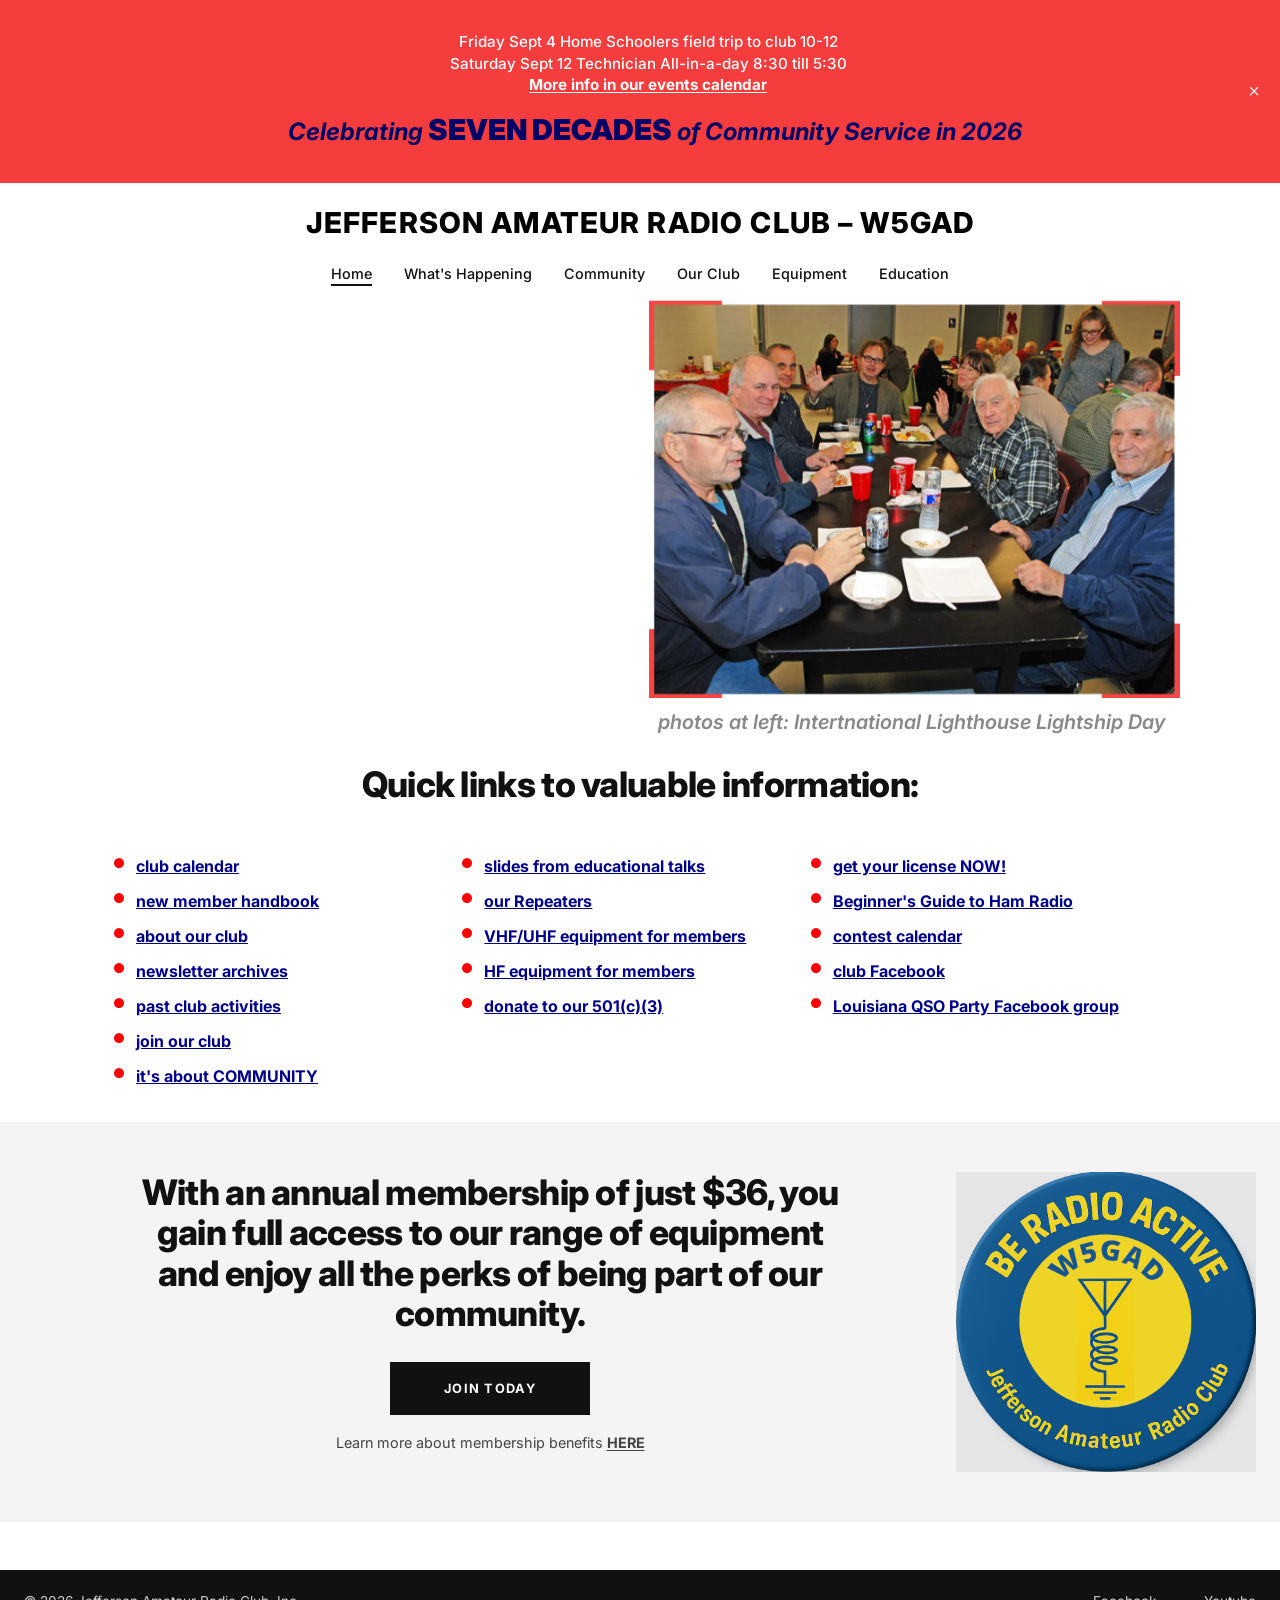
<file: index.html>
<!DOCTYPE html>
<html lang="en">
<head>
  <meta charset="UTF-8" />
  <meta name="viewport" content="width=device-width, initial-scale=1.0" />
  <title>Jefferson Amateur Radio Club – W5GAD</title>
  <link rel="preconnect" href="https://fonts.googleapis.com" />
  <link rel="preconnect" href="https://fonts.gstatic.com" crossorigin />
  <link href="https://fonts.googleapis.com/css2?family=Inter:wght@400;500;600;700;800&display=swap" rel="stylesheet" />
  <link rel="stylesheet" href="css/style.css" />
</head>

<!-- Google tag (gtag.js) -->
<script async src="https://www.googletagmanager.com/gtag/js?id=G-QFPV3Q5XE5"></script>
<script>
  window.dataLayer = window.dataLayer || [];
  function gtag(){dataLayer.push(arguments);}
  gtag('js', new Date());

  gtag('config', 'G-QFPV3Q5XE5');
</script>

<body>

  <!-- =====================================================
       Announcement Bar
       ===================================================== -->
  <!-- Announcement Bar -->
   <div data-include="announcement.html"></div>

  <!-- =====================================================
       Site Header
       ===================================================== -->
  <header id="site-header">
    <div class="header-inner">
      <div class="site-title">Jefferson Amateur Radio Club &ndash; W5GAD</div>
      <nav id="main-nav" aria-label="Main navigation">
        <ul id="nav-links">
          <li><a href="index.html">Home</a></li>
          <li><a href="whatshappening.html">What's Happening</a></li>
          <li><a href="community.html">Community</a></li>
          <li><a href="ourclub.html">Our Club</a></li>
          <li><a href="equipment.html">Equipment</a></li>
          <li><a href="education.html">Education</a></li>
        </ul>
        <button id="nav-toggle" aria-label="Open menu">&#9776;</button>
      </nav>
    </div>
  </header>

  <!-- Mobile Menu Overlay -->
  <nav id="mobile-menu" aria-label="Mobile navigation">
    <button id="mobile-menu-close" aria-label="Close menu">&times;</button>
    <a href="index.html">Home</a>
    <a href="whatshappening.html">What's Happening</a>
    <a href="community.html">Community</a>
    <a href="ourclub.html">Our Club</a>
    <a href="equipment.html">Equipment</a>
    <a href="education.html">Education</a>
  </nav>

  <!-- =====================================================
       Main Content
       ===================================================== -->
  <main> 

    <!-- Hero + Carousel split layout -->
    <div class="full-bleed">
      <div class="carousel-split">

        
        <!-- home.html -->
         <!-- Left: Carousel -->
        <div class="carousel-wrapper"
            data-image-folder="images/carousels/home"
            aria-label="Jefferson ARC photo slideshow">
        </div> 

        <!-- right: image -->
         <div class="hero-image">
          <img src="images/tile-center-main.jpg" alt="Jefferson ARC members" />
          <div data-include="photos_at_left.html"></div>
         </div>
        

      </div><!-- /.carousel-split -->
    </div>

    <div class="full-bleed quick-links-wrapper">
      <h1>Quick links to valuable information:</h1>
      <div class="quick-links">
        <div class="ql-left item">
          <ul>
            <li><a class="classic-link" href="https://w5gad.org/whatshappening.html">club calendar</a></li>
            <li><a class="classic-link" href="https://docs.google.com/document/d/e/2PACX-1vSQCZFhQoAKEtb3L3m40ezznraCISzZ6rtkMWLv84hq0dSjxK5Z512jBkIMsxOtvwDppB_6T6SVywUQ/pub">new member handbook</a></li>
            <li><a class="classic-link" href="ourclub.html">about our club</a></li>
            <li><a class="classic-link" href="https://docs.google.com/document/d/e/2PACX-1vSXKrYQHya9E-z61vNy4VQc5eg_NjKHBvAOnPNfLy6weVbMB7hHZEQzkYwwn__drVH4kQlUz91m2K4H/pub">newsletter archives</a></li>
            <li><a class="classic-link" href="https://docs.google.com/document/d/e/2PACX-1vT0VjCB0f_J3QspD6QC0iwK97UcWaT0wKBWPVxn0r-w3OfZItqpAyIMHvQHcezR-3nA6ssXbszae7aH/pub">past club activities</a></li>
            <li><a class="classic-link" href="https://docs.google.com/document/d/e/2PACX-1vSpJnlMie-XZrrciFLWdxBV7GKExPMI0bhTsbT3_eXTpbYAVG9WqJhppjG4ePLGAeyO9MWhpZlg2vAc/pub">join our club</a></li>
            <li><a class="classic-link" href="community.html">it's about COMMUNITY</a></li>
          </ul>
        </div>
        <div class="ql-center item">
          <ul>
            <li><a class="classic-link" href="https://docs.google.com/document/d/e/2PACX-1vStmCDJ8KT3BSuQLz5i5OSjh7vV4ysR_vH9UoFynXpR4WaT2-bajZAx4lZ2RVOOaZ2llrVK7uNwyMIK/pub">slides from educational talks</a></li>
            <li><a class="classic-link" href="https://docs.google.com/document/d/e/2PACX-1vTBIch-jJouBq4KXNqMliFClWhfaZqkYv8rDcEpnGJEyp7hPaZqLtvSqIUaPusceeDJjN00fRT58fIU/pub">our Repeaters</a></li>
            <li><a class="classic-link" href="https://docs.google.com/document/d/e/2PACX-1vQEhxvr1u2O387h9i4LlJl28_yARiN2wcNYGhjWoOSv2rxiLI8qoElMUtr8vPXXPPSfm7uTxHHi0GAM/pub">VHF/UHF equipment for members</a></li>
            <li><a class="classic-link" href="https://docs.google.com/document/d/e/2PACX-1vSRiBXuaeFB-mBq1FKPU20PgBxN8udQ2aE3mkzJ62aI21Li3NOOkatM-Xo9Nrxkn3xdwDN2rTZ7yFcE/pub">HF equipment for members</a></li>
            <li><a class="classic-link" href="https://docs.google.com/document/d/e/2PACX-1vTlylwVBYJF2GjHGziUPuvoHl7o4VB5XWm2cQcEnuOnwP-rbXKn3vj6qd-BWBZnuv241XVt7AWGRaT9/pub">donate to our 501(c)(3)</a></li>
          </ul>
        </div>
        <div class="ql-right item">
          <ul>
            <li><a class="classic-link" href="https://docs.google.com/document/d/e/2PACX-1vQ8RIECtsuBNFgzPCizCThJBWGQKHAbGHcJxZPM87SXUUnJQ0CXHNRiU7cYUGSEa5hQnbtXbc1Z1HrY/pub"> get your license NOW!</a></li>
            <li><a class="classic-link" href="https://docs.google.com/document/d/e/2PACX-1vTh-81iBIUrBuRfo0e9jJMxn-xduMWwy4KzEFyYEsMsgf7-3cfSPEdDiTKozc3Ib3vOducNfku6e0oX/pub">Beginner's Guide to Ham Radio</a></li>
            <li><a class="classic-link" href="https://www.contestcalendar.com/weeklycont.php">contest calendar</a></li>
            <li><a class="classic-link" href="https://facebook.com/w5gad">club Facebook</a></li>
            <li><a class="classic-link" href="https://www.facebook.com/search/top?q=louisiana%20qso%20party">Louisiana QSO Party Facebook group</a></li>
          </ul>
        </div>
      </div>
    </div>
    

    <div data-include="join.html"></div>

  </main>

  <div data-include="footer.html"></div>

  <script src="js/main.js"></script>
  <script src="js/carousel-github.js"></script>
</body>
</html>
</file>
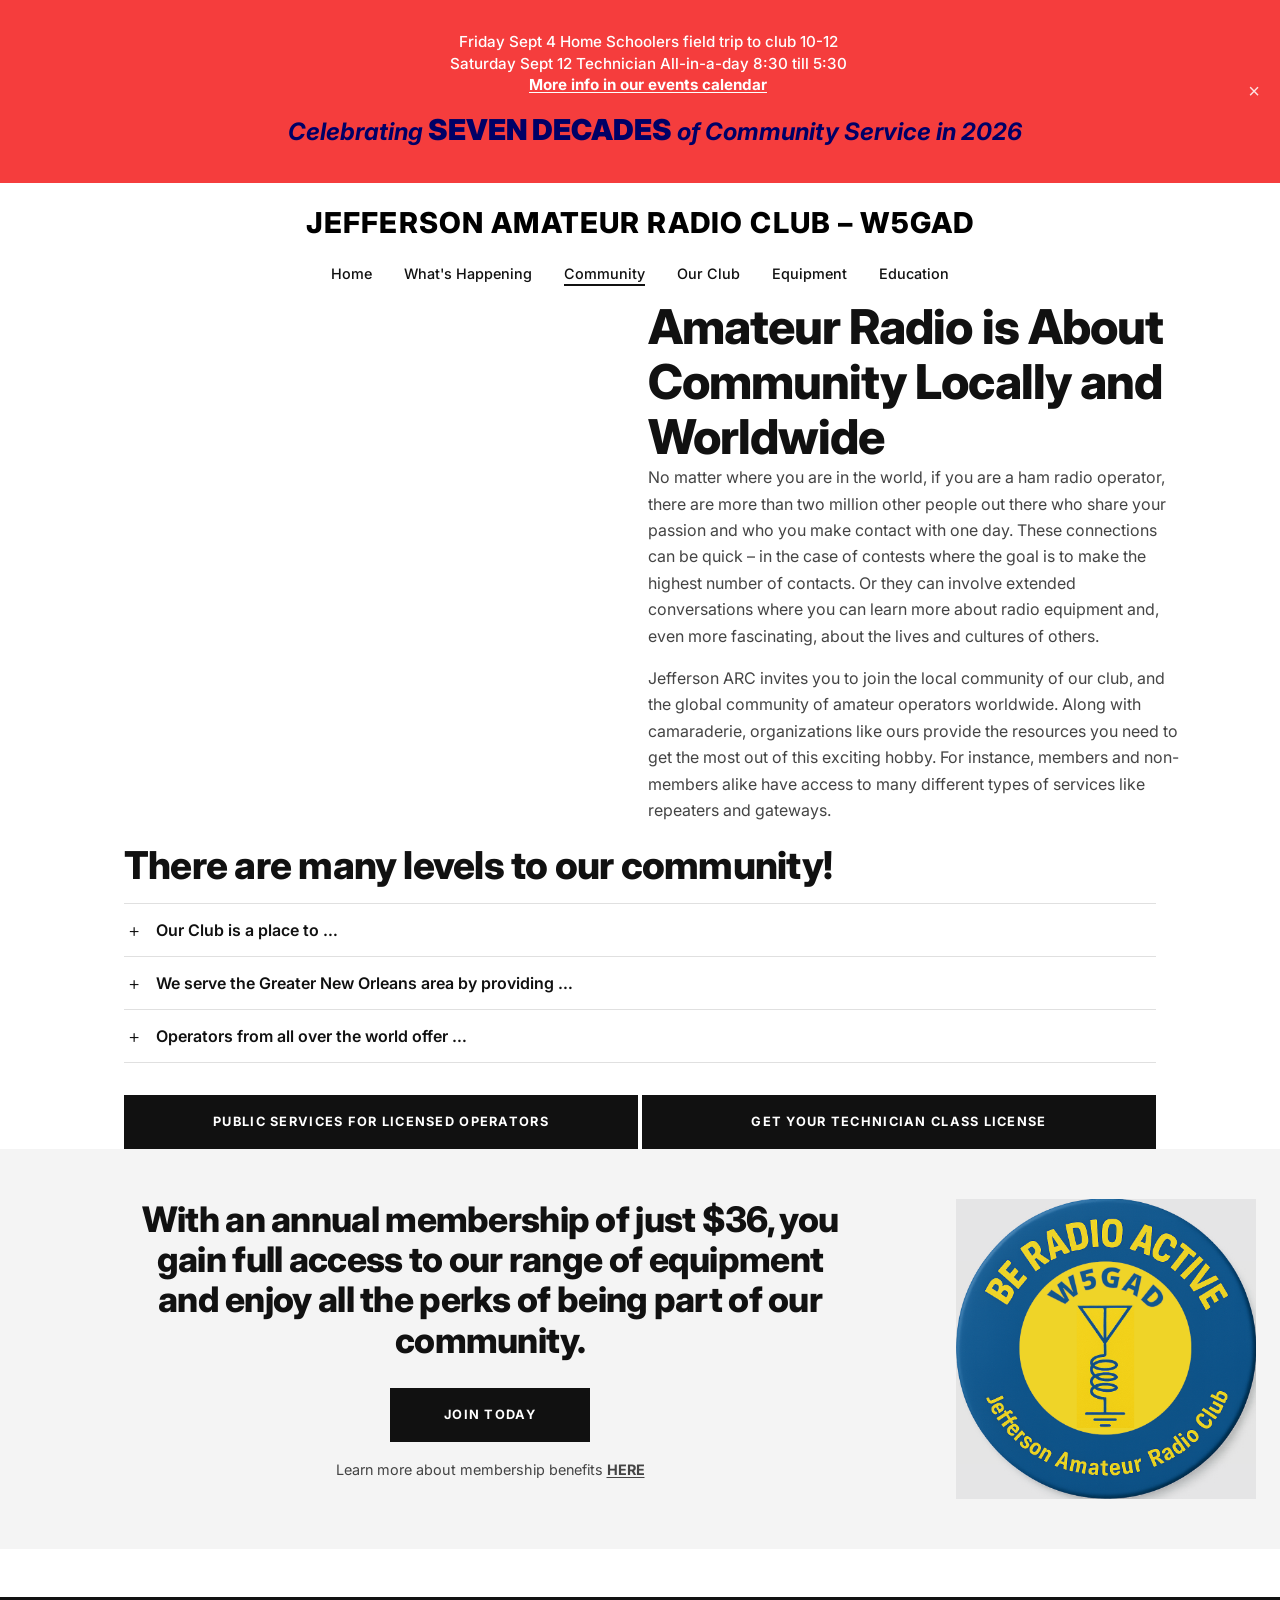
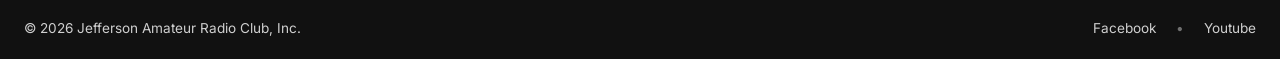
<file: community.html>
<!DOCTYPE html>
<html lang="en">
<head>
  <meta charset="UTF-8" />
  <meta name="viewport" content="width=device-width, initial-scale=1.0" />
  <title>Community – Jefferson ARC W5GAD</title>
  <link rel="preconnect" href="https://fonts.googleapis.com" />
  <link rel="preconnect" href="https://fonts.gstatic.com" crossorigin />
  <link href="https://fonts.googleapis.com/css2?family=Inter:wght@400;500;600;700;800&display=swap" rel="stylesheet" />
  <link rel="stylesheet" href="css/style.css" />
</head>

<!-- Google tag (gtag.js) -->
<script async src="https://www.googletagmanager.com/gtag/js?id=G-QFPV3Q5XE5"></script>
<script>
  window.dataLayer = window.dataLayer || [];
  function gtag(){dataLayer.push(arguments);}
  gtag('js', new Date());

  gtag('config', 'G-QFPV3Q5XE5');
</script>

<body>

  <!-- Announcement Bar -->
  <div data-include="announcement.html"></div>

  <!-- Site Header -->
  <header id="site-header">
    <div class="header-inner">
      <div class="site-title">Jefferson Amateur Radio Club &ndash; W5GAD</div>
      <nav id="main-nav" aria-label="Main navigation">
        <ul id="nav-links">
          <li><a href="index.html">Home</a></li>
          <li><a href="whatshappening.html">What's Happening</a></li>
          <li><a href="community.html">Community</a></li>
          <li><a href="ourclub.html">Our Club</a></li>
          <li><a href="equipment.html">Equipment</a></li>
          <li><a href="education.html">Education</a></li>
        </ul>
        <button id="nav-toggle" aria-label="Open menu">&#9776;</button>
      </nav>
    </div>
  </header>

  <!-- Mobile Menu Overlay -->
  <nav id="mobile-menu" aria-label="Mobile navigation">
    <button id="mobile-menu-close" aria-label="Close menu">&times;</button>
    <a href="index.html">Home</a>
    <a href="whatshappening.html">What's Happening</a>
    <a href="community.html">Community</a>
    <a href="ourclub.html">Our Club</a>
    <a href="equipment.html">Equipment</a>
    <a href="education.html">Education</a>
  </nav>

  <!-- Main Content -->
  <main>

    <!-- Hero + Carousel split layout -->
    <div class="full-bleed">
      <div class="carousel-split">

        <!-- Left: Carousel -->
        <!-- community.html -->
        <div class="carousel-wrapper"
            data-image-folder="images/carousels/community"
            aria-label="Community photo slideshow">
        </div> 

        <!-- Right: Text -->
        <div class="right-side-text">
          <h1>Amateur Radio is About Community Locally and Worldwide</h1>
          <p>
            No matter where you are in the world, if you are a ham radio operator,
            there are more than two million other people out there who share your
            passion and who you make contact with one day. These connections can be
            quick &ndash; in the case of contests where the goal is to make the
            highest number of contacts. Or they can involve extended conversations
            where you can learn more about radio equipment and, even more
            fascinating, about the lives and cultures of others.
          </p>
          <p>
            Jefferson ARC invites you to join the local community of our club, and
            the global community of amateur operators worldwide. Along with
            camaraderie, organizations like ours provide the resources you need to
            get the most out of this exciting hobby. For instance, members and
            non-members alike have access to many different types of services like
            repeaters and gateways.
          </p>
        </div>

      </div><!-- /.carousel-split -->
    </div>

    <div class="page-content">

      <!-- Community levels section -->
      <h2 ">There are many levels to our community!</h2>

      <div class="accordion mt-16">
        <div class="accordion-item">
          <button class="accordion-trigger" aria-expanded="false">
            <span class="accordion-icon">+</span>
            Our Club is a place to &hellip;
          </button>
          <div class="accordion-body">
            <ul>
              <li>Meet other amateur radio operators</li>
              <li>Learn about the latest technology and equipment</li>
              <li>Participate in contests and events</li>
              <li>Get involved in public service and emergency communications</li>
            </ul>
          </div>
        </div>

        <div class="accordion-item">
          <button class="accordion-trigger" aria-expanded="false">
            <span class="accordion-icon">+</span>
            We serve the Greater New Orleans area by providing &hellip;
          </button>
          <div class="accordion-body">
            <ul>
              <li>Repeaters and gateways for VHF/UHF, D-Star, Winlink, Wires-X, Fusion, and others</li>
              <li>Emergency communication support</li>
              <li>Public education about amateur radio</li>
              <li>License testing and training</li>
            </ul> 
          </div>
        </div>

        <div class="accordion-item">
          <button class="accordion-trigger" aria-expanded="false">
            <span class="accordion-icon">+</span>
            Operators from all over the world offer &hellip;
          </button>
          <div class="accordion-body">
            <ul>
              <li>Contests and DXpeditions</li>
              <li>International communication and cultural exchange</li>
              <li>Opportunities to learn from experienced operators</li>
              <li>Access to a global network of amateur radio enthusiasts</li>
            </ul>
          </div>
        </div>
      </div>

      <!-- CTA Buttons -->
      <div class="btn-grid btn-grid-2 mt-32">
        <a href="https://docs.google.com/document/d/1nztNKNR4iUls7JU5-_3fm2MU6ijE_OHarnYxj3ukOF8/edit?usp=drive_link" class="btn btn-black">Public Services for Licensed Operators</a>
        <a href="technician.html" class="btn btn-black">Get Your Technician Class License</a>
      </div>

    </div><!-- /.page-content -->

    <!-- Membership CTA -->
    
    <div data-include="join.html"></div> 

  </main>

  <!-- Footer -->

  <div data-include="footer.html"></div>

  <script src="js/main.js"></script>
  <script src="js/carousel-github.js"></script>
</body>
</html>
</file>
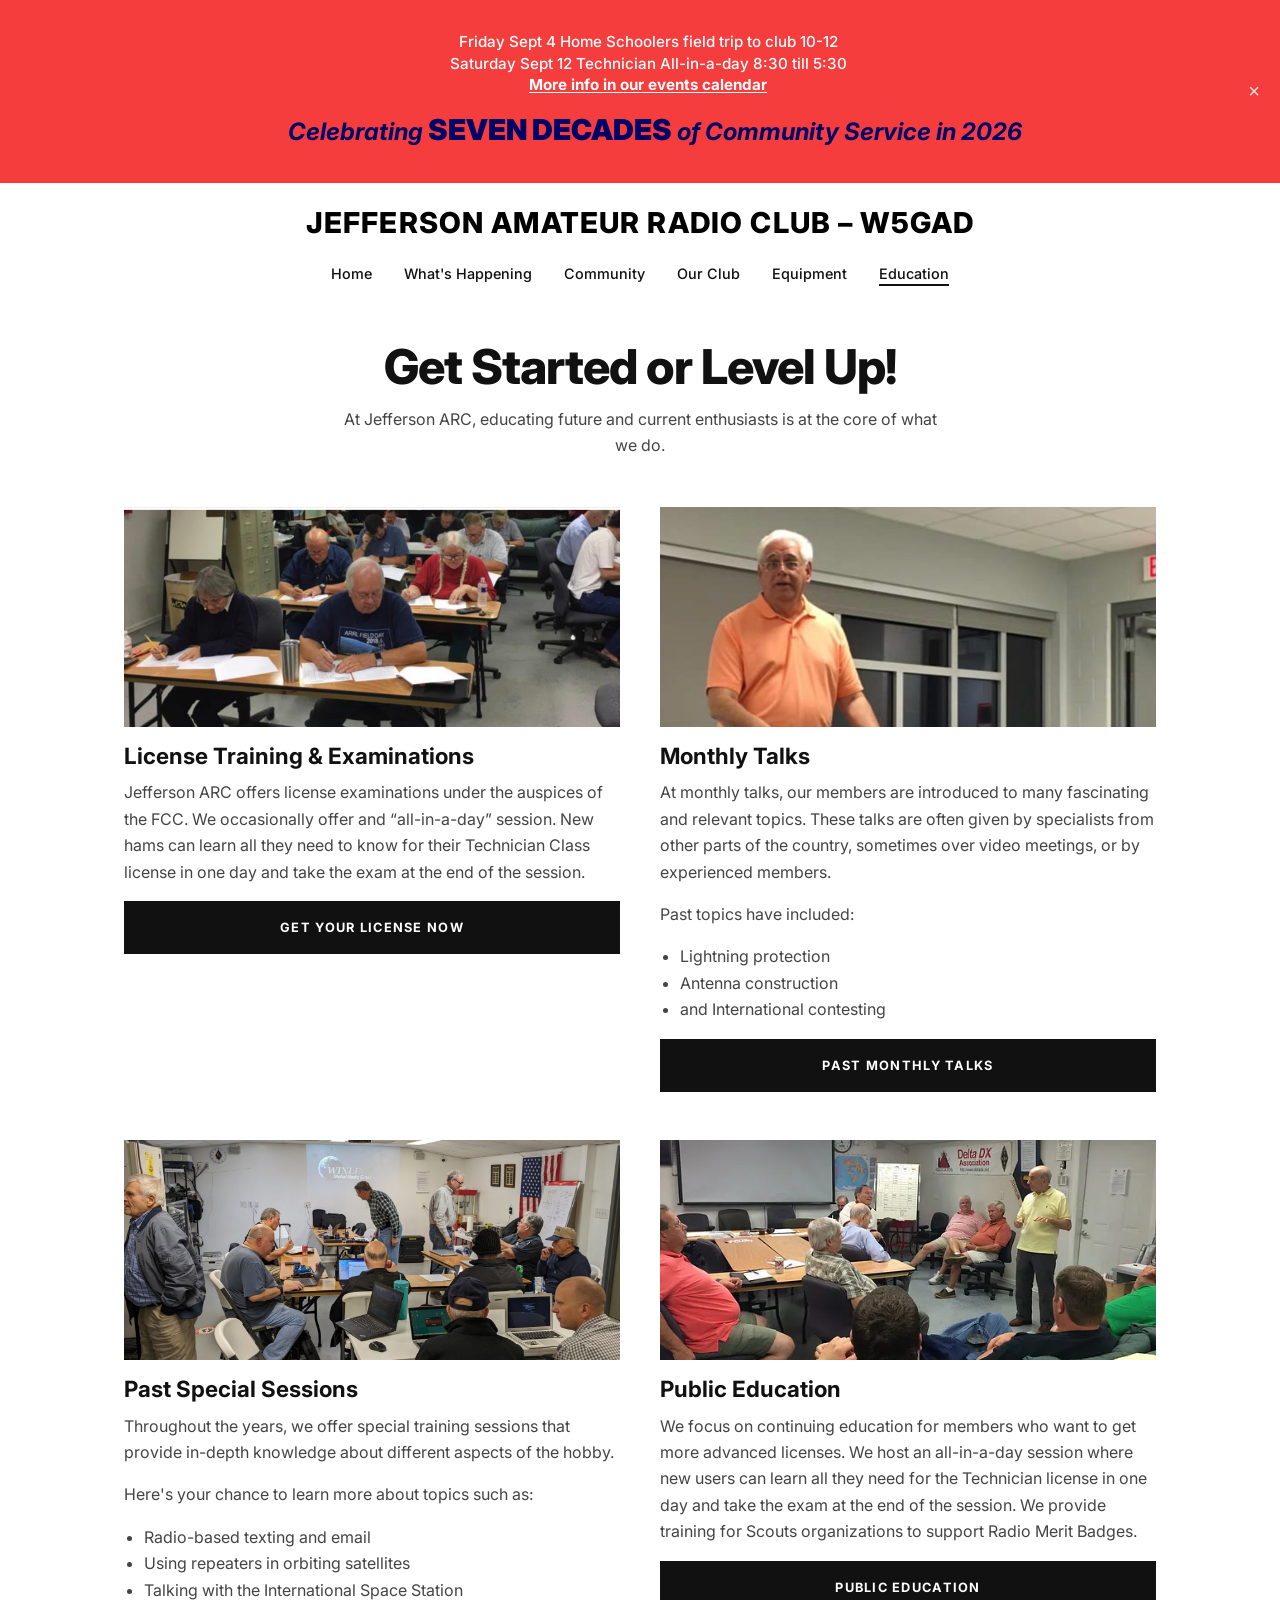
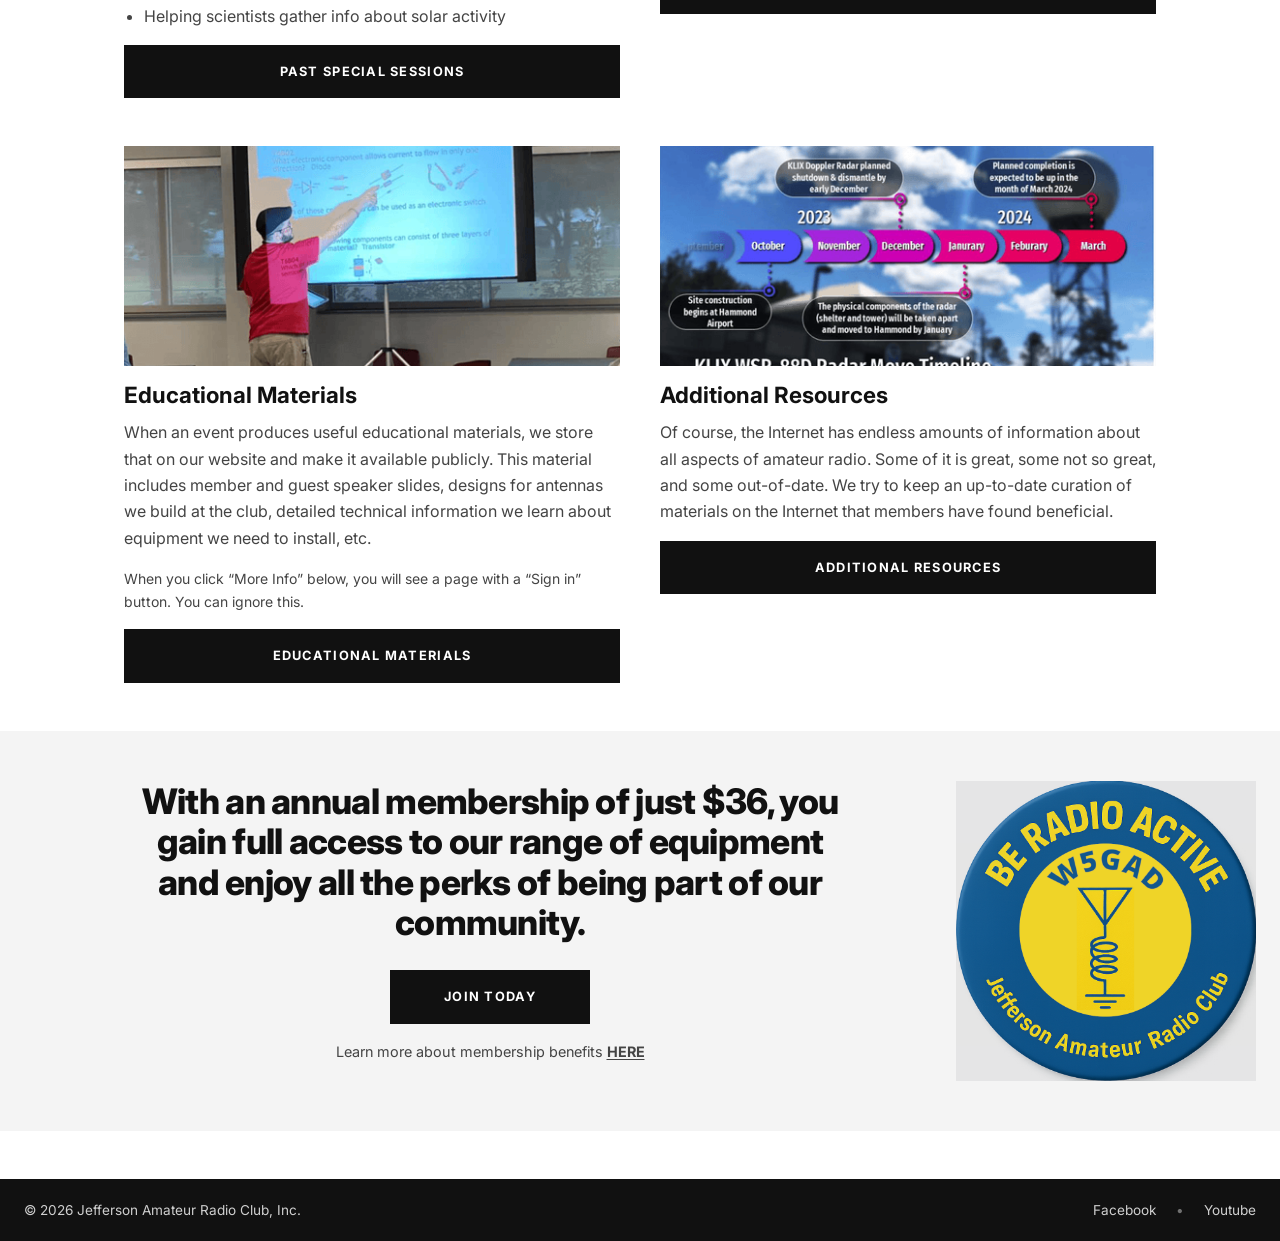
<file: education.html>
<!DOCTYPE html>
<html lang="en">
<head>
  <meta charset="UTF-8" />
  <meta name="viewport" content="width=device-width, initial-scale=1.0" />
  <title>Education – Jefferson ARC W5GAD</title>
  <link rel="preconnect" href="https://fonts.googleapis.com" />
  <link rel="preconnect" href="https://fonts.gstatic.com" crossorigin />
  <link href="https://fonts.googleapis.com/css2?family=Inter:wght@400;500;600;700;800&display=swap" rel="stylesheet" />
  <link rel="stylesheet" href="css/style.css" />
</head>

<!-- Google tag (gtag.js) -->
<script async src="https://www.googletagmanager.com/gtag/js?id=G-QFPV3Q5XE5"></script>
<script>
  window.dataLayer = window.dataLayer || [];
  function gtag(){dataLayer.push(arguments);}
  gtag('js', new Date());

  gtag('config', 'G-QFPV3Q5XE5');
</script>

<body>

  <!-- Announcement Bar -->
  <div data-include="announcement.html"></div>
  <!-- Site Header -->
  <header id="site-header">
    <div class="header-inner">
      <div class="site-title">Jefferson Amateur Radio Club &ndash; W5GAD</div>
      <nav id="main-nav" aria-label="Main navigation">
        <ul id="nav-links">
          <li><a href="index.html">Home</a></li>
          <li><a href="whatshappening.html">What's Happening</a></li>
          <li><a href="community.html">Community</a></li>
          <li><a href="ourclub.html">Our Club</a></li>
          <li><a href="equipment.html">Equipment</a></li>
          <li><a href="education.html">Education</a></li>
        </ul>
        <button id="nav-toggle" aria-label="Open menu">&#9776;</button>
      </nav>
    </div>
  </header>

  <!-- Mobile Menu Overlay -->
  <nav id="mobile-menu" aria-label="Mobile navigation">
    <button id="mobile-menu-close" aria-label="Close menu">&times;</button>
    <a href="index.html">Home</a>
    <a href="whatshappening.html">What's Happening</a>
    <a href="community.html">Community</a>
    <a href="ourclub.html">Our Club</a>
    <a href="equipment.html">Equipment</a>
    <a href="education.html">Education</a>
  </nav>

  <!-- Main Content -->
  <main>

    <div class="page-hero">
      <h1>Get Started or Level Up!</h1>
      <p>At Jefferson ARC, educating future and current enthusiasts is at the core of what we do.</p>
    </div>

    <div class="page-content" style="padding-top:16px;">

      <!-- Row 1: License Training & Monthly Talks -->
      <div class="card-grid">

        <div>
          <img src="images/edu-license-training.jpg" alt="License training session at Jefferson ARC" />
          <h3>License Training &amp; Examinations</h3>
          <p>
            Jefferson ARC offers license examinations under the auspices of the FCC.
            We occasionally offer and &ldquo;all-in-a-day&rdquo; session. New hams can
            learn all they need to know for their Technician Class license in one day
            and take the exam at the end of the session.
          </p>
          <a href="https://docs.google.com/document/d/e/2PACX-1vQ8RIECtsuBNFgzPCizCThJBWGQKHAbGHcJxZPM87SXUUnJQ0CXHNRiU7cYUGSEa5hQnbtXbc1Z1HrY/pub" class="btn btn-black btn-block mt-16">Get Your License Now</a>
        </div>

        <div>
          <img src="images/edu-monthly-talks.jpg" alt="Monthly technical talk at Jefferson ARC" />
          <h3>Monthly Talks</h3>
          <p>
            At monthly talks, our members are introduced to many fascinating and
            relevant topics. These talks are often given by specialists from other
            parts of the country, sometimes over video meetings, or by experienced
            members.
          </p>
          <p>Past topics have included:</p>
          <ul style="list-style:disc; padding-left:20px; color:var(--gray-text); margin-bottom:1em;">
            <li>Lightning protection</li>
            <li>Antenna construction</li>
            <li>and International contesting</li>
          </ul>
          <a href="https://docs.google.com/document/d/e/2PACX-1vThbMHH7YIbLEZ9z_M1KYlURIcW5o54jBa3xx7tSuBtR-gENIGzNjmWkqZwjrZwm6-SXAifAN_Pr_LF/pub" class="btn btn-black btn-block mt-16">Past Monthly Talks</a>
        </div>

      </div>

      <!-- Row 2: Past Special Sessions & Public Education -->
      <div class="card-grid">

        <div>
          <img src="images/edu-special-sessions.jpg" alt="Special training session" />
          <h3>Past Special Sessions</h3>
          <p>
            Throughout the years, we offer special training sessions that provide
            in-depth knowledge about different aspects of the hobby.
          </p>
          <p>Here's your chance to learn more about topics such as:</p>
          <ul style="list-style:disc; padding-left:20px; color:var(--gray-text); margin-bottom:1em;">
            <li>Radio-based texting and email</li>
            <li>Using repeaters in orbiting satellites</li>
            <li>Talking with the International Space Station</li>
            <li>Helping scientists gather info about solar activity</li>
          </ul>
          <a href="https://docs.google.com/document/d/e/2PACX-1vS3n4spSzKg0hDrjpzUAyCbMsIz5fFZQiRZpnNjRMoD0VxFYz5zXkZv0J8qOZT4OQ2HqeD0seAghGld/pub" class="btn btn-black btn-block mt-16">Past Special Sessions</a>
        </div>

        <div>
          <img src="images/edu-public-education.png" alt="Public education session with Scouts" />
          <h3>Public Education</h3>
          <p>
            We focus on continuing education for members who want to get more
            advanced licenses. We host an all-in-a-day session where new users can
            learn all they need for the Technician license in one day and take the
            exam at the end of the session. We provide training for Scouts
            organizations to support Radio Merit Badges.
          </p>
          <a href="https://docs.google.com/document/d/e/2PACX-1vT83MNyuA7paIo7MjaX7NuzwyYfSPYOPHjBijKHl3nedc_USNT5HFe2ecVRplk9Jp8waQqwruuPAo03/pub" class="btn btn-black btn-block mt-16">Public Education</a>
        </div>

      </div>

      <!-- Row 3: Educational Materials & Additional Resources -->
      <div class="card-grid">

        <div>
          <img src="images/edu-materials.png" alt="Educational presentation" />
          <h3>Educational Materials</h3>
          <p>
            When an event produces useful educational materials, we store that on
            our website and make it available publicly. This material includes member
            and guest speaker slides, designs for antennas we build at the club,
            detailed technical information we learn about equipment we need to
            install, etc.
          </p>
          <p style="font-size:0.875rem; color:var(--gray-text);">
            When you click &ldquo;More Info&rdquo; below, you will see a page with a
            &ldquo;Sign in&rdquo; button. You can ignore this.
          </p>
          <a href="https://docs.google.com/document/d/e/2PACX-1vStmCDJ8KT3BSuQLz5i5OSjh7vV4ysR_vH9UoFynXpR4WaT2-bajZAx4lZ2RVOOaZ2llrVK7uNwyMIK/pub" class="btn btn-black btn-block mt-16">Educational Materials</a>
        </div>

        <div>
          <img src="images/edu-additional-resources.png" alt="WSR-88D Radar Move Timeline" />
          <h3>Additional Resources</h3>
          <p>
            Of course, the Internet has endless amounts of information about all
            aspects of amateur radio. Some of it is great, some not so great, and
            some out-of-date. We try to keep an up-to-date curation of materials on
            the Internet that members have found beneficial.
          </p>
          <a href="https://docs.google.com/document/d/e/2PACX-1vQ85Ip9xT9lqvuToDd8q7KcOMwnAYb_C6ozH2-3_J9SLosMNP3r6bW_9r2f4oDboTk1_cnqzO5MR90f/pub" class="btn btn-black btn-block mt-16">Additional Resources</a>
        </div>

      </div>

    </div><!-- /.page-content -->

    <div data-include="join.html"></div>

  </main>

  <!-- Footer -->
  
  <div data-include="footer.html"></div> 

  <script src="js/main.js"></script>
</body>
</html>
</file>
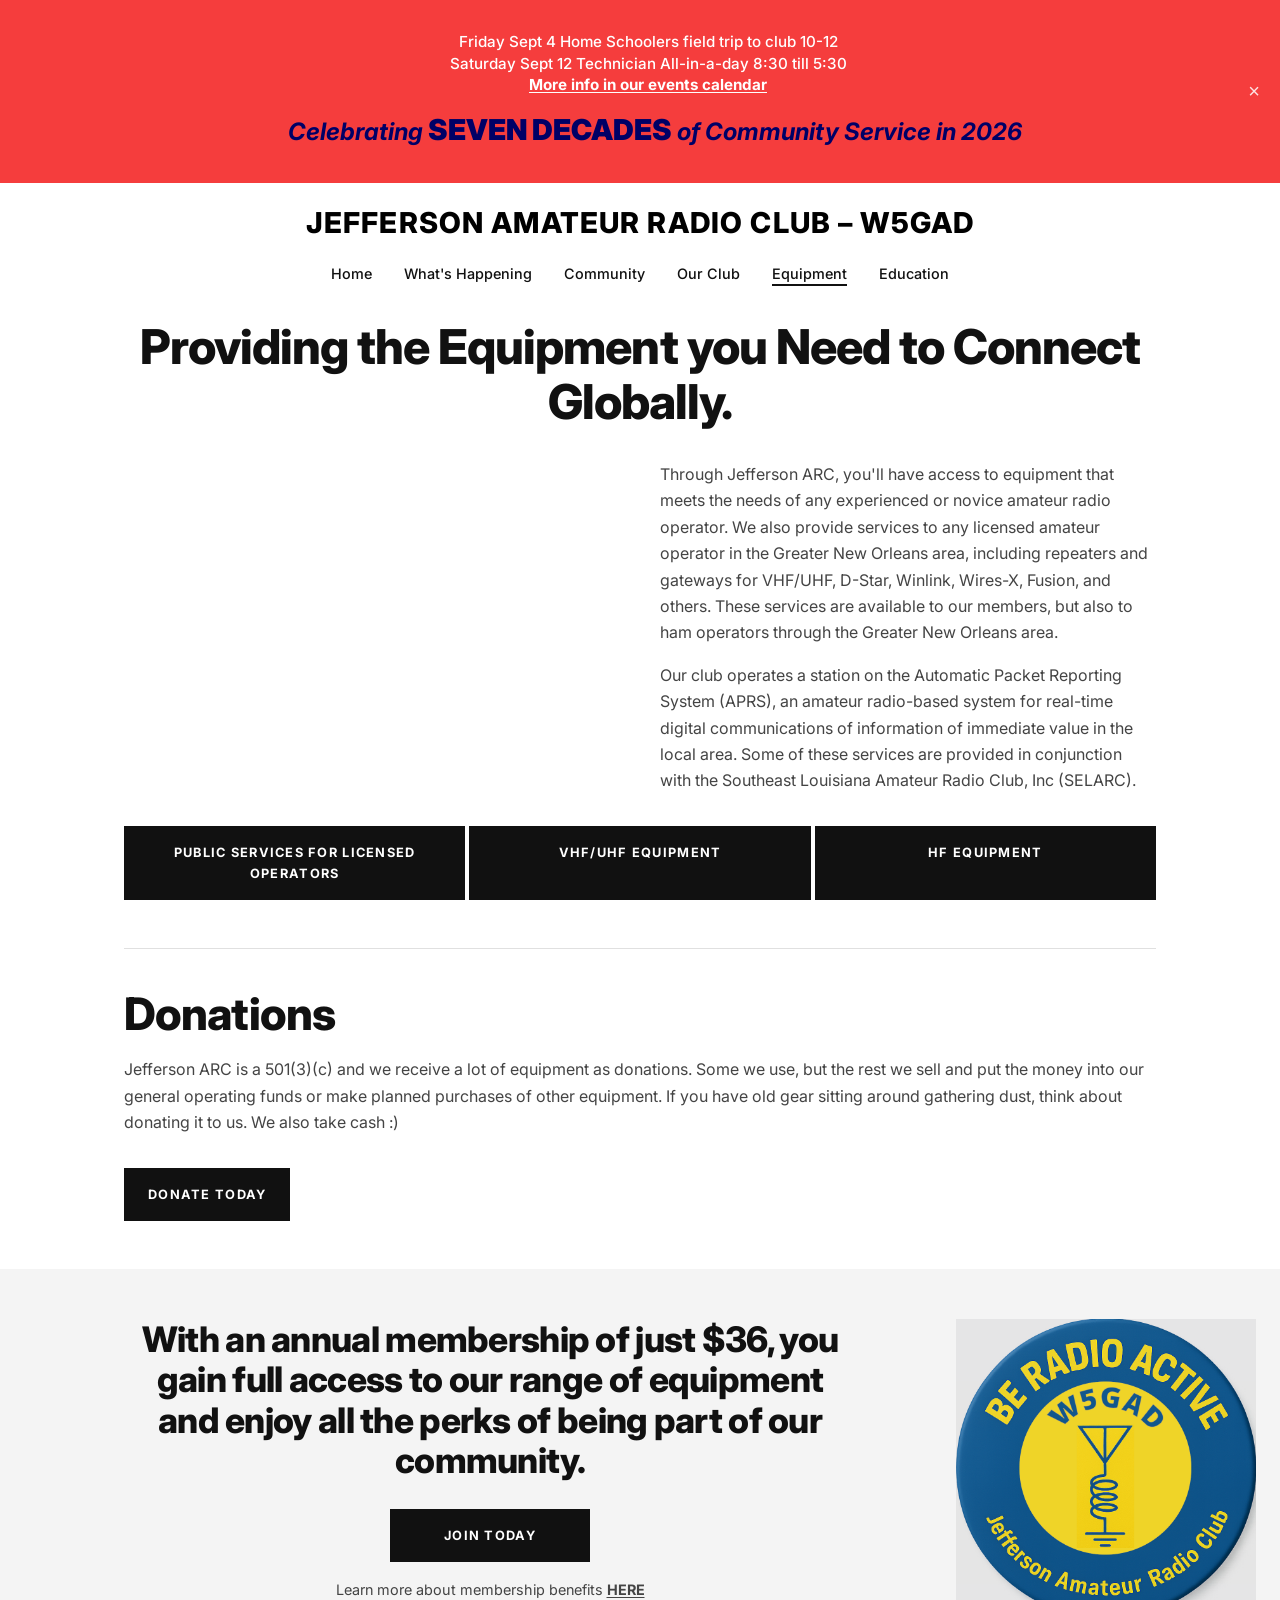
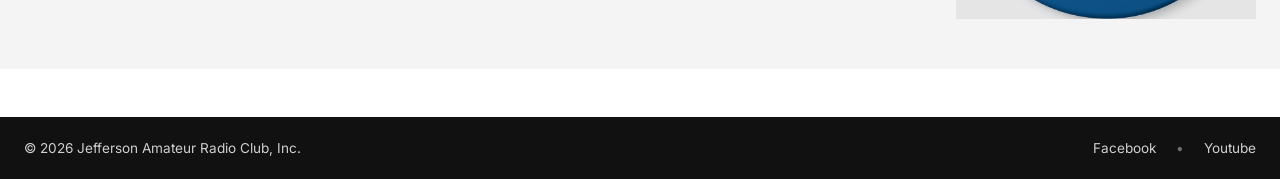
<file: equipment.html>
<!DOCTYPE html>
<html lang="en">
<head>
  <meta charset="UTF-8" />
  <meta name="viewport" content="width=device-width, initial-scale=1.0" />
  <title>Equipment – Jefferson ARC W5GAD</title>
  <link rel="preconnect" href="https://fonts.googleapis.com" />
  <link rel="preconnect" href="https://fonts.gstatic.com" crossorigin />
  <link href="https://fonts.googleapis.com/css2?family=Inter:wght@400;500;600;700;800&display=swap" rel="stylesheet" />
  <link rel="stylesheet" href="css/style.css" />
</head>

<!-- Google tag (gtag.js) -->
<script async src="https://www.googletagmanager.com/gtag/js?id=G-QFPV3Q5XE5"></script>
<script>
  window.dataLayer = window.dataLayer || [];
  function gtag(){dataLayer.push(arguments);}
  gtag('js', new Date());

  gtag('config', 'G-QFPV3Q5XE5');
</script>

<body>

  <!-- Announcement Bar -->
  <div data-include="announcement.html"></div>

  <!-- Site Header -->
  <header id="site-header">
    <div class="header-inner">
      <div class="site-title">Jefferson Amateur Radio Club &ndash; W5GAD</div>
      <nav id="main-nav" aria-label="Main navigation">
        <ul id="nav-links">
          <li><a href="index.html">Home</a></li>
          <li><a href="whatshappening.html">What's Happening</a></li>
          <li><a href="community.html">Community</a></li>
          <li><a href="ourclub.html">Our Club</a></li>
          <li><a href="equipment.html">Equipment</a></li>
          <li><a href="education.html">Education</a></li>
        </ul>
        <button id="nav-toggle" aria-label="Open menu">&#9776;</button>
      </nav>
    </div>
  </header>

  <!-- Mobile Menu Overlay -->
  <nav id="mobile-menu" aria-label="Mobile navigation">
    <button id="mobile-menu-close" aria-label="Close menu">&times;</button>
    <a href="index.html">Home</a>
    <a href="whatshappening.html">What's Happening</a>
    <a href="community.html">Community</a>
    <a href="ourclub.html">Our Club</a>
    <a href="equipment.html">Equipment</a>
    <a href="education.html">Education</a>
  </nav>

  <!-- Main Content -->
  <main>

    <div class="page-content">

      <h1 class="text-center mb-32">Providing the Equipment you Need to Connect Globally.</h1>

      <!-- Carousel (full-width within content) + intro text side by side on desktop -->
      <div class="equipment-intro">

        <!-- Left: Full carousel -->
        <div class="carousel-full">
          
        <div class="carousel-wrapper"
            data-image-folder="images/carousels/equipment"
            aria-label="Equipment photo slideshow">
        </div> 
        </div>

        <!-- Right: Intro text -->
        <div class="right-side-text">
          <p>
            Through Jefferson ARC, you'll have access to equipment that meets the
            needs of any experienced or novice amateur radio operator. We also
            provide services to any licensed amateur operator in the Greater New
            Orleans area, including repeaters and gateways for VHF/UHF, D-Star,
            Winlink, Wires-X, Fusion, and others. These services are available to
            our members, but also to ham operators through the Greater New Orleans
            area.
          </p>
          <p>
            Our club operates a station on the Automatic Packet Reporting System
            (APRS), an amateur radio-based system for real-time digital
            communications of information of immediate value in the local area.
            Some of these services are provided in conjunction with the Southeast
            Louisiana Amateur Radio Club, Inc (SELARC).
          </p>
        </div>

      </div><!-- /.equipment-intro -->

      <!-- Equipment link buttons -->
      <div class="btn-grid btn-grid-3">
        <a href="https://docs.google.com/document/d/e/2PACX-1vTBIch-jJouBq4KXNqMliFClWhfaZqkYv8rDcEpnGJEyp7hPaZqLtvSqIUaPusceeDJjN00fRT58fIU/pub" class="btn btn-black">Public Services for Licensed Operators</a>
        <a href="https://docs.google.com/document/d/e/2PACX-1vQEhxvr1u2O387h9i4LlJl28_yARiN2wcNYGhjWoOSv2rxiLI8qoElMUtr8vPXXPPSfm7uTxHHi0GAM/pub" class="btn btn-black">VHF/UHF Equipment</a>
        <a href="https://docs.google.com/document/d/e/2PACX-1vSRiBXuaeFB-mBq1FKPU20PgBxN8udQ2aE3mkzJ62aI21Li3NOOkatM-Xo9Nrxkn3xdwDN2rTZ7yFcE/pub" class="btn btn-black">HF Equipment</a>
      </div>

      <!-- Donations Section -->
      <div class="donations-section">
        <h2>Donations</h2>
        <p>
          Jefferson ARC is a 501(3)(c) and we receive a lot of equipment as
          donations. Some we use, but the rest we sell and put the money into our
          general operating funds or make planned purchases of other equipment.
          If you have old gear sitting around gathering dust, think about donating
          it to us. We also take cash&nbsp;:)
        </p>
        <a href="https://docs.google.com/document/d/e/2PACX-1vTlylwVBYJF2GjHGziUPuvoHl7o4VB5XWm2cQcEnuOnwP-rbXKn3vj6qd-BWBZnuv241XVt7AWGRaT9/pub" class="btn btn-black mt-16" style="display:inline-block;">Donate Today</a>
      </div>

    </div><!-- /.page-content -->

    <div data-include="join.html"></div>

  </main>

  <!-- Footer -->
  
  <div data-include="footer.html"></div> 

  <script src="js/main.js"></script>
  <script src="js/carousel-github.js"></script>
</body>
</html>
</file>
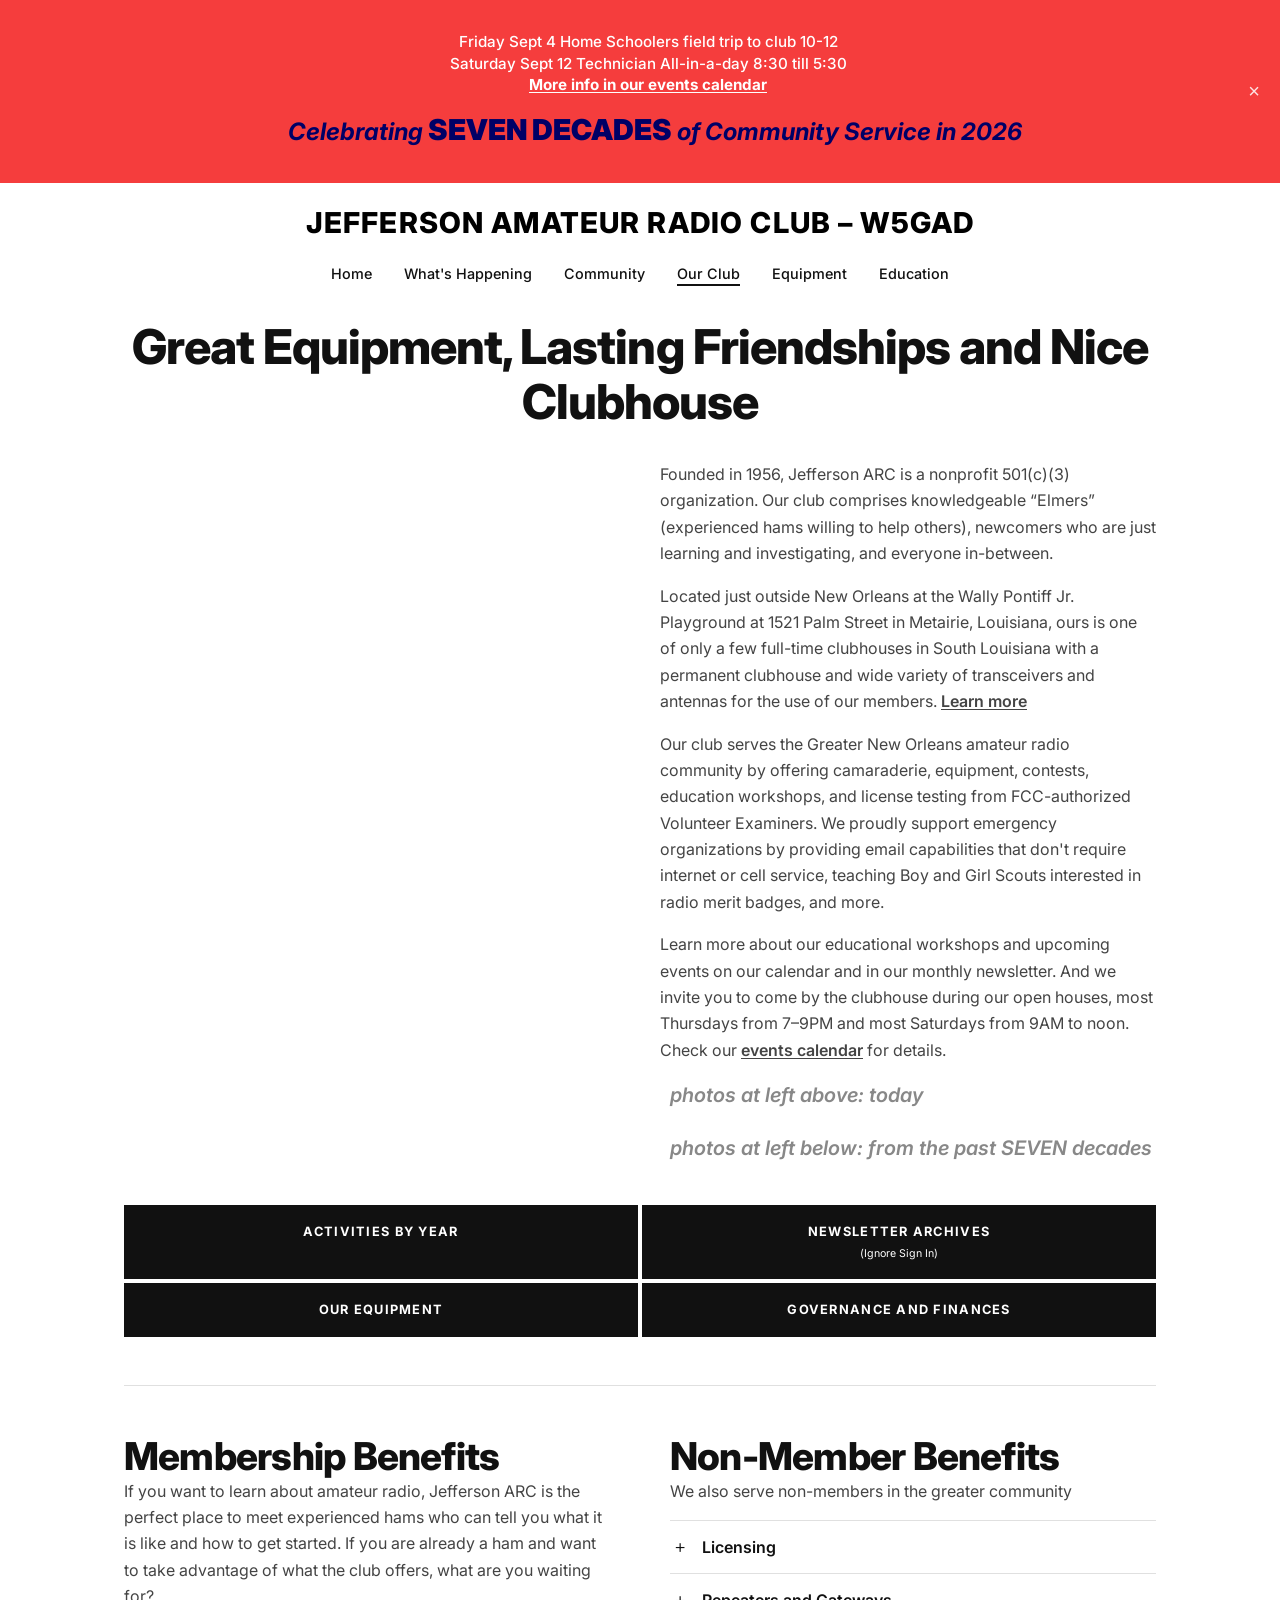
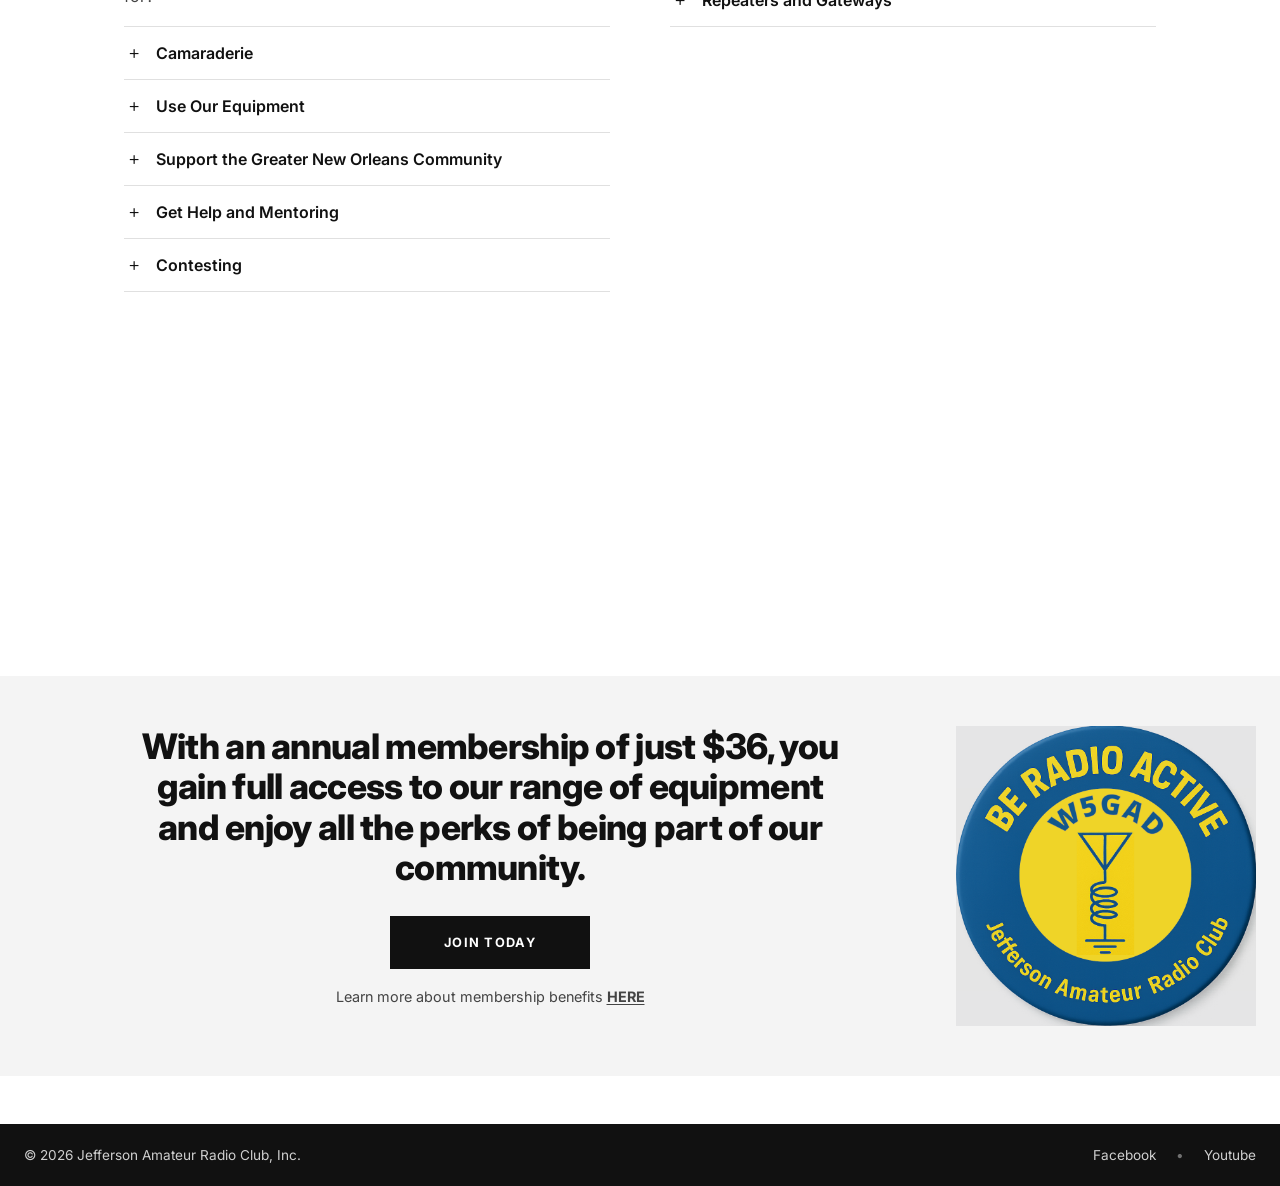
<file: ourclub.html>
<!DOCTYPE html>
<html lang="en">
<head>
  <meta charset="UTF-8" />
  <meta name="viewport" content="width=device-width, initial-scale=1.0" />
  <title>Our Club – Jefferson ARC W5GAD</title>
  <link rel="preconnect" href="https://fonts.googleapis.com" />
  <link rel="preconnect" href="https://fonts.gstatic.com" crossorigin />
  <link href="https://fonts.googleapis.com/css2?family=Inter:wght@400;500;600;700;800&display=swap" rel="stylesheet" />
  <link rel="stylesheet" href="css/style.css" />
</head>

<!-- Google tag (gtag.js) -->
<script async src="https://www.googletagmanager.com/gtag/js?id=G-QFPV3Q5XE5"></script>
<script>
  window.dataLayer = window.dataLayer || [];
  function gtag(){dataLayer.push(arguments);}
  gtag('js', new Date());

  gtag('config', 'G-QFPV3Q5XE5');
</script>

<body>

  <!-- Announcement Bar -->
  <div data-include="announcement.html"></div>

  <!-- Site Header -->
  <header id="site-header">
    <div class="header-inner">
      <div class="site-title">Jefferson Amateur Radio Club &ndash; W5GAD</div>
      <nav id="main-nav" aria-label="Main navigation">
        <ul id="nav-links">
          <li><a href="index.html">Home</a></li>
          <li><a href="whatshappening.html">What's Happening</a></li>
          <li><a href="community.html">Community</a></li>
          <li><a href="ourclub.html">Our Club</a></li>
          <li><a href="equipment.html">Equipment</a></li>
          <li><a href="education.html">Education</a></li>
        </ul>
        <button id="nav-toggle" aria-label="Open menu">&#9776;</button>
      </nav>
    </div>
  </header>

  <!-- Mobile Menu Overlay -->
  <nav id="mobile-menu" aria-label="Mobile navigation">
    <button id="mobile-menu-close" aria-label="Close menu">&times;</button>
    <a href="index.html">Home</a>
    <a href="whatshappening.html">What's Happening</a>
    <a href="community.html">Community</a>
    <a href="ourclub.html">Our Club</a>
    <a href="equipment.html">Equipment</a>
    <a href="education.html">Education</a>
  </nav>

  <!-- Main Content -->
  <main>

    <div class="page-content">

      <h1 class="text-center mb-32">Great Equipment, Lasting Friendships and Nice Clubhouse</h1>

      <!-- Carousel + About text -->
      <div class="club-info-grid">

        <!-- Left: Carousel -->
        <div>
          
          <div class="carousel-wrapper"
              data-image-folder="images/carousels/ourclub"
              aria-label="Community photo slideshow">
          </div>
          
          <div class="carousel-wrapper"
              data-image-folder="images/carousels/history"
              aria-label="History photo slideshow">
          </div> 
        </div>

        <!-- Right: About text -->
        <div class="right-side-text">
          <p>
            Founded in 1956, Jefferson ARC is a nonprofit 501(c)(3) organization. Our
            club comprises knowledgeable &ldquo;Elmers&rdquo; (experienced hams willing to
            help others), newcomers who are just learning and investigating, and
            everyone in-between.
          </p>
          <p>
            Located just outside New Orleans at the Wally Pontiff Jr. Playground at
            1521 Palm Street in Metairie, Louisiana, ours is one of only a few
            full-time clubhouses in South Louisiana with a permanent clubhouse and wide
            variety of transceivers and antennas for the use of our members.
            <a href="https://www.w5gad.org/equipment" class="text-link">Learn more</a>
          </p>
          <p>
            Our club serves the Greater New Orleans amateur radio community by offering
            camaraderie, equipment, contests, education workshops, and license testing
            from FCC-authorized Volunteer Examiners. We proudly support emergency
            organizations by providing email capabilities that don't require internet
            or cell service, teaching Boy and Girl Scouts interested in radio merit
            badges, and more.
          </p>
          <p>
            Learn more about our educational workshops and upcoming events on our
            calendar and in our monthly newsletter. And we invite you to come by the
            clubhouse during our open houses, most Thursdays from 7&ndash;9PM and most
            Saturdays from 9AM to noon. Check our
            <a href="whatshappening.html" class="text-link">events calendar</a> for details.
          </p>
          <p class="hero-caption">photos at left above: today</p>
          <p class="hero-caption">photos at left below: from the past SEVEN decades</p>
        </div>

      </div><!-- /.club-info-grid -->

      <!-- Quick Links Buttons -->
      <div class="btn-grid btn-grid-4">
        <a href="https://docs.google.com/document/d/e/2PACX-1vT0VjCB0f_J3QspD6QC0iwK97UcWaT0wKBWPVxn0r-w3OfZItqpAyIMHvQHcezR-3nA6ssXbszae7aH/pub" class="btn btn-black">Activities by Year</a>
        <a href="https://docs.google.com/document/d/e/2PACX-1vSXKrYQHya9E-z61vNy4VQc5eg_NjKHBvAOnPNfLy6weVbMB7hHZEQzkYwwn__drVH4kQlUz91m2K4H/pub" class="btn btn-black">Newsletter Archives<br><small style="font-weight:400;letter-spacing:0;text-transform:none;">(Ignore Sign In)</small></a>
        <a href="equipment.html" class="btn btn-black">Our Equipment</a>
        <a href="https://docs.google.com/document/d/e/2PACX-1vTr8coBomdvlge2XH2nrE82M6u0qOSCTDCQFP5TYJmpyJsIWpq0ouCSj1RNy_0bA1DYurgPsOfhvVvP/pub" class="btn btn-black">Governance and Finances</a>
      </div>

      <hr class="section-divider" />

      <!-- Membership Benefits -->
      <div id="membership" class="membership-split">

        <!-- Member Benefits -->
        <div>
          <h2>Membership Benefits</h2>
          <p>
            If you want to learn about amateur radio, Jefferson ARC is the perfect
            place to meet experienced hams who can tell you what it is like and how
            to get started. If you are already a ham and want to take advantage of
            what the club offers, what are you waiting for?
          </p>

          <div class="accordion">
            <div class="accordion-item">
              <button class="accordion-trigger" aria-expanded="false">
                <span class="accordion-icon">+</span>
                Camaraderie
              </button>
              <div class="accordion-body">
                <ul>
                  <li>Meet other amateur radio operators</li>
                  <li>Learn about the latest technology and equipment</li>
                  <li>Participate in contests and events</li>
                  <li>Get involved in public service and emergency communications</li>
                <ul>
              </div>
            </div>

            <div class="accordion-item">
              <button class="accordion-trigger" aria-expanded="false">
                <span class="accordion-icon">+</span>
                Use Our Equipment
              </button>
              <div class="accordion-body">
                <ul>
                  <li>Access to HF rigs, VHF/UHF equipment, and digital modes</li>
                  <li>Fully equipped shack at the clubhouse</li>
                  <li>Hands-on experience with a variety of transceivers and antennas</li>
                <ul>
              </div>
            </div>

            <div class="accordion-item">
              <button class="accordion-trigger" aria-expanded="false">
                <span class="accordion-icon">+</span>
                Support the Greater New Orleans Community
              </button>
              <div class="accordion-body">
                <ul>
                  <li>Participate in public service events</li>
                  <li>Support emergency communications</li>     
                </ul>
              </div>
            </div>

            <div class="accordion-item">
              <button class="accordion-trigger" aria-expanded="false">
                <span class="accordion-icon">+</span>
                Get Help and Mentoring
              </button>
              <div class="accordion-body">
                <ul>
                  <li>One-on-one mentoring from experienced hams</li>
                  <li>Study groups for license exams</li>
                  <li>Hands-on guidance and support</li>
                </ul>
              </div>
            </div>

            <div class="accordion-item">
              <button class="accordion-trigger" aria-expanded="false">
                <span class="accordion-icon">+</span>
                Contesting
              </button>
              <div class="accordion-body">
                <ul>
                  <li>Participate in local, national, and international contests</li>
                  <li>Access to club station during contests</li>
                  <li>Learn contesting techniques and strategies from experienced operators</li>
                </ul>
            </div>
            </div>
          </div>
        </div>

        <!-- Non-Member Benefits -->
        <div>
          <h2>Non-Member Benefits</h2>
          <p>We also serve non-members in the greater community</p>

          <div class="accordion">
            <div class="accordion-item">
              <button class="accordion-trigger" aria-expanded="false">
                <span class="accordion-icon">+</span>
                Licensing
              </button>
              <div class="accordion-body">
                <ul>
                  <li>License training and examinations</li>
                  <li>All-in-a-day license sessions</li>
                  <li>Walk-in or scheduled testing</li>
                </ul>
              </div>
            </div>

            <div class="accordion-item">
              <button class="accordion-trigger" aria-expanded="false">
                <span class="accordion-icon">+</span>
                Repeaters and Gateways
              </button>
              <div class="accordion-body">
                <ul>
                  <li>Access to repeaters and digital gateways (D-Star, Winlink, Wires-X, Fusion)</li>
                  <li>Support for emergency communications</li>
                  <li>Public education about amateur radio</li>
                </ul>
              </div>
            </div>
          </div>
        </div>

      </div><!-- /.membership-split -->

    </div><!-- /.page-content -->
    <div class="page-content">
      <div class="carousel-wrapper"
          data-image-folder="images/carousels/history"
          aria-label="History photo slideshow">
      </div>
    </div>
    <!-- Membership CTA -->
    
    <div data-include="join.html"></div> 

  </main>

  <!-- Footer -->

  <div data-include="footer.html"></div>

  <script src="js/main.js"></script>
  <script src="js/carousel-github.js"></script>
</body>
</html>
</file>
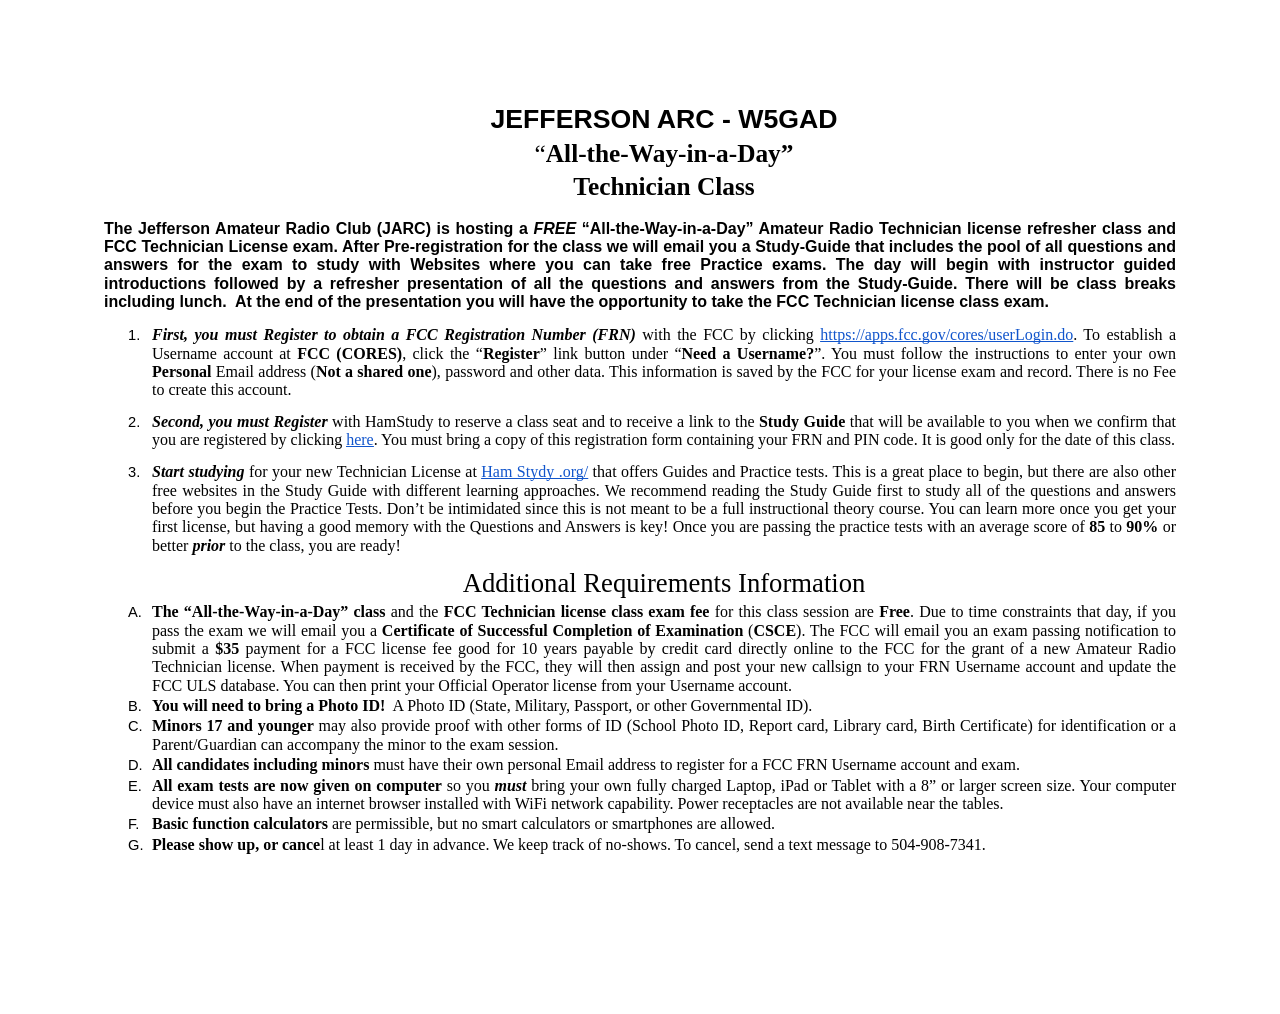
<file: technician.html>
<html><head>
    
    <meta content="text/html; charset=UTF-8"
            http-equiv="content-type"><style
            type="text/css">ol.lst-kix_vevykubiv5y0-4.start{counter-reset:lst-ctn-kix_vevykubiv5y0-4 0}ol.lst-kix_yo7p1vhddy2l-8.start{counter-reset:lst-ctn-kix_yo7p1vhddy2l-8 0}.lst-kix_yo7p1vhddy2l-8>li{counter-increment:lst-ctn-kix_yo7p1vhddy2l-8}ol.lst-kix_yo7p1vhddy2l-1.start{counter-reset:lst-ctn-kix_yo7p1vhddy2l-1 0}ol.lst-kix_yo7p1vhddy2l-5.start{counter-reset:lst-ctn-kix_yo7p1vhddy2l-5 0}.lst-kix_yo7p1vhddy2l-2>li{counter-increment:lst-ctn-kix_yo7p1vhddy2l-2}.lst-kix_yo7p1vhddy2l-8>li:before{content:"" counter(lst-ctn-kix_yo7p1vhddy2l-8,lower-roman) ". "}.lst-kix_yo7p1vhddy2l-7>li:before{content:"" counter(lst-ctn-kix_yo7p1vhddy2l-7,lower-latin) ". "}ol.lst-kix_yo7p1vhddy2l-4{list-style-type:none}ol.lst-kix_yo7p1vhddy2l-5{list-style-type:none}ol.lst-kix_yo7p1vhddy2l-6{list-style-type:none}.lst-kix_yo7p1vhddy2l-3>li{counter-increment:lst-ctn-kix_yo7p1vhddy2l-3}ol.lst-kix_yo7p1vhddy2l-7{list-style-type:none}ol.lst-kix_yo7p1vhddy2l-0{list-style-type:none}ol.lst-kix_yo7p1vhddy2l-1{list-style-type:none}ol.lst-kix_yo7p1vhddy2l-2{list-style-type:none}ol.lst-kix_yo7p1vhddy2l-3{list-style-type:none}ol.lst-kix_vevykubiv5y0-1.start{counter-reset:lst-ctn-kix_vevykubiv5y0-1 0}.lst-kix_vevykubiv5y0-4>li{counter-increment:lst-ctn-kix_vevykubiv5y0-4}ol.lst-kix_yo7p1vhddy2l-4.start{counter-reset:lst-ctn-kix_yo7p1vhddy2l-4 0}ol.lst-kix_vevykubiv5y0-8.start{counter-reset:lst-ctn-kix_vevykubiv5y0-8 0}ol.lst-kix_yo7p1vhddy2l-0.start{counter-reset:lst-ctn-kix_yo7p1vhddy2l-0 0}.lst-kix_vevykubiv5y0-0>li{counter-increment:lst-ctn-kix_vevykubiv5y0-0}.lst-kix_vevykubiv5y0-3>li{counter-increment:lst-ctn-kix_vevykubiv5y0-3}ol.lst-kix_vevykubiv5y0-2.start{counter-reset:lst-ctn-kix_vevykubiv5y0-2 0}.lst-kix_vevykubiv5y0-6>li{counter-increment:lst-ctn-kix_vevykubiv5y0-6}ol.lst-kix_yo7p1vhddy2l-7.start{counter-reset:lst-ctn-kix_yo7p1vhddy2l-7 0}ol.lst-kix_vevykubiv5y0-5.start{counter-reset:lst-ctn-kix_vevykubiv5y0-5 0}.lst-kix_yo7p1vhddy2l-5>li{counter-increment:lst-ctn-kix_yo7p1vhddy2l-5}ol.lst-kix_vevykubiv5y0-8{list-style-type:none}ol.lst-kix_vevykubiv5y0-6{list-style-type:none}ol.lst-kix_vevykubiv5y0-7{list-style-type:none}ol.lst-kix_vevykubiv5y0-4{list-style-type:none}ol.lst-kix_vevykubiv5y0-5{list-style-type:none}ol.lst-kix_vevykubiv5y0-2{list-style-type:none}ol.lst-kix_vevykubiv5y0-3{list-style-type:none}ol.lst-kix_vevykubiv5y0-0{list-style-type:none}ol.lst-kix_vevykubiv5y0-1{list-style-type:none}.lst-kix_yo7p1vhddy2l-0>li{counter-increment:lst-ctn-kix_yo7p1vhddy2l-0}ol.lst-kix_yo7p1vhddy2l-6.start{counter-reset:lst-ctn-kix_yo7p1vhddy2l-6 0}.lst-kix_vevykubiv5y0-7>li{counter-increment:lst-ctn-kix_vevykubiv5y0-7}.lst-kix_vevykubiv5y0-1>li{counter-increment:lst-ctn-kix_vevykubiv5y0-1}ol.lst-kix_vevykubiv5y0-6.start{counter-reset:lst-ctn-kix_vevykubiv5y0-6 0}ol.lst-kix_yo7p1vhddy2l-3.start{counter-reset:lst-ctn-kix_yo7p1vhddy2l-3 0}.lst-kix_yo7p1vhddy2l-6>li{counter-increment:lst-ctn-kix_yo7p1vhddy2l-6}.lst-kix_yo7p1vhddy2l-2>li:before{content:"" counter(lst-ctn-kix_yo7p1vhddy2l-2,lower-roman) ". "}.lst-kix_vevykubiv5y0-3>li:before{content:"" counter(lst-ctn-kix_vevykubiv5y0-3,decimal) ". "}ol.lst-kix_yo7p1vhddy2l-2.start{counter-reset:lst-ctn-kix_yo7p1vhddy2l-2 0}.lst-kix_vevykubiv5y0-2>li:before{content:"" counter(lst-ctn-kix_vevykubiv5y0-2,lower-roman) ". "}.lst-kix_yo7p1vhddy2l-0>li:before{content:"" counter(lst-ctn-kix_yo7p1vhddy2l-0,decimal) ". "}.lst-kix_yo7p1vhddy2l-4>li:before{content:"" counter(lst-ctn-kix_yo7p1vhddy2l-4,lower-latin) ". "}ol.lst-kix_yo7p1vhddy2l-8{list-style-type:none}.lst-kix_yo7p1vhddy2l-3>li:before{content:"" counter(lst-ctn-kix_yo7p1vhddy2l-3,decimal) ". "}.lst-kix_vevykubiv5y0-2>li{counter-increment:lst-ctn-kix_vevykubiv5y0-2}.lst-kix_yo7p1vhddy2l-6>li:before{content:"" counter(lst-ctn-kix_yo7p1vhddy2l-6,decimal) ". "}.lst-kix_vevykubiv5y0-7>li:before{content:"" counter(lst-ctn-kix_vevykubiv5y0-7,lower-latin) ". "}.lst-kix_vevykubiv5y0-0>li:before{content:"" counter(lst-ctn-kix_vevykubiv5y0-0,upper-latin) ". "}.lst-kix_yo7p1vhddy2l-7>li{counter-increment:lst-ctn-kix_yo7p1vhddy2l-7}.lst-kix_vevykubiv5y0-1>li:before{content:"" counter(lst-ctn-kix_vevykubiv5y0-1,lower-latin) ". "}.lst-kix_vevykubiv5y0-5>li{counter-increment:lst-ctn-kix_vevykubiv5y0-5}ol.lst-kix_vevykubiv5y0-3.start{counter-reset:lst-ctn-kix_vevykubiv5y0-3 0}.lst-kix_vevykubiv5y0-8>li:before{content:"" counter(lst-ctn-kix_vevykubiv5y0-8,lower-roman) ". "}li.li-bullet-0:before{margin-left:-18pt;white-space:nowrap;display:inline-block;min-width:18pt}.lst-kix_yo7p1vhddy2l-5>li:before{content:"" counter(lst-ctn-kix_yo7p1vhddy2l-5,lower-roman) ". "}.lst-kix_vevykubiv5y0-8>li{counter-increment:lst-ctn-kix_vevykubiv5y0-8}ol.lst-kix_vevykubiv5y0-7.start{counter-reset:lst-ctn-kix_vevykubiv5y0-7 0}ol.lst-kix_vevykubiv5y0-0.start{counter-reset:lst-ctn-kix_vevykubiv5y0-0 0}.lst-kix_yo7p1vhddy2l-4>li{counter-increment:lst-ctn-kix_yo7p1vhddy2l-4}.lst-kix_vevykubiv5y0-6>li:before{content:"" counter(lst-ctn-kix_vevykubiv5y0-6,decimal) ". "}.lst-kix_yo7p1vhddy2l-1>li{counter-increment:lst-ctn-kix_yo7p1vhddy2l-1}.lst-kix_vevykubiv5y0-4>li:before{content:"" counter(lst-ctn-kix_vevykubiv5y0-4,lower-latin) ". "}.lst-kix_vevykubiv5y0-5>li:before{content:"" counter(lst-ctn-kix_vevykubiv5y0-5,lower-roman) ". "}.lst-kix_yo7p1vhddy2l-1>li:before{content:"" counter(lst-ctn-kix_yo7p1vhddy2l-1,lower-latin) ". "}ol{margin:0;padding:0}table td,table th{padding:0}.c5{margin-left:36pt;padding-top:0pt;padding-left:0pt;padding-bottom:8pt;line-height:1.15;orphans:2;widows:2;text-align:justify}.c23{margin-left:36pt;padding-top:0pt;padding-bottom:10pt;line-height:1.15;orphans:2;widows:2;text-align:justify;height:11pt}.c14{margin-left:36pt;padding-top:0pt;padding-bottom:3pt;line-height:1.0;page-break-after:avoid;orphans:2;widows:2;text-align:center}.c2{margin-left:36pt;padding-top:0pt;padding-left:0pt;padding-bottom:1.5pt;line-height:1.15;orphans:2;widows:2;text-align:justify}.c7{margin-left:36pt;padding-top:0pt;padding-bottom:1.5pt;line-height:1.15;orphans:2;widows:2;text-align:justify;height:11pt}.c25{margin-left:36pt;padding-top:0pt;padding-bottom:10pt;line-height:1.15;page-break-after:avoid;orphans:2;widows:2;text-align:justify}.c3{margin-left:36pt;padding-top:0pt;padding-left:0pt;padding-bottom:10pt;line-height:1.15;orphans:2;widows:2;text-align:justify}.c0{margin-left:36pt;padding-top:0pt;padding-bottom:10pt;line-height:1.0;page-break-after:avoid;orphans:2;widows:2;text-align:center}.c8{color:#000000;font-weight:700;text-decoration:none;vertical-align:baseline;font-size:12pt;font-family:"Arial";font-style:normal}.c13{padding-top:0pt;padding-bottom:0pt;line-height:1.15;orphans:2;widows:2;text-align:justify;height:11pt}.c26{padding-top:0pt;padding-bottom:0pt;line-height:1.15;orphans:2;widows:2;text-align:left;height:11pt}.c24{padding-top:0pt;padding-bottom:0pt;line-height:1.15;orphans:2;widows:2;text-align:justify}.c4{font-size:12pt;font-family:"Verdana";font-style:italic;font-weight:700}.c12{color:#000000;text-decoration:none;vertical-align:baseline;font-style:normal}.c11{-webkit-text-decoration-skip:none;color:#1155cc;text-decoration:underline;text-decoration-skip-ink:none}.c9{font-size:12pt;font-weight:700;font-family:"Verdana"}.c20{font-size:19pt;font-weight:400;font-family:"Verdana"}.c18{font-weight:400;font-size:11pt;font-family:"Arial"}.c19{font-weight:700;font-size:20pt;font-family:"Arial"}.c22{background-color:#ffffff;padding:72pt 72pt 72pt 72pt}.c1{font-size:12pt;font-weight:400;font-family:"Verdana"}.c21{font-weight:400;font-size:20pt;font-family:"Verdana"}.c10{font-size:12pt;font-weight:700;font-style:italic}.c16{font-weight:700;font-size:19pt;font-family:"Verdana"}.c6{color:inherit;text-decoration:inherit}.c15{padding:0;margin:0}.c17{font-size:12pt;font-weight:700}.title{padding-top:0pt;color:#000000;font-size:26pt;padding-bottom:3pt;font-family:"Arial";line-height:1.15;page-break-after:avoid;orphans:2;widows:2;text-align:center}.subtitle{padding-top:0pt;color:#666666;font-size:15pt;padding-bottom:16pt;font-family:"Arial";line-height:1.15;page-break-after:avoid;orphans:2;widows:2;text-align:left}li{color:#000000;font-size:11pt;font-family:"Arial"}p{margin:0;color:#000000;font-size:11pt;font-family:"Arial"}h1{padding-top:20pt;color:#000000;font-size:20pt;padding-bottom:6pt;font-family:"Arial";line-height:1.15;page-break-after:avoid;orphans:2;widows:2;text-align:left}h2{padding-top:18pt;color:#000000;font-size:16pt;padding-bottom:6pt;font-family:"Arial";line-height:1.15;page-break-after:avoid;orphans:2;widows:2;text-align:left}h3{padding-top:16pt;color:#434343;font-size:14pt;padding-bottom:4pt;font-family:"Arial";line-height:1.15;page-break-after:avoid;orphans:2;widows:2;text-align:left}h4{padding-top:14pt;color:#666666;font-size:12pt;padding-bottom:4pt;font-family:"Arial";line-height:1.15;page-break-after:avoid;orphans:2;widows:2;text-align:left}h5{padding-top:12pt;color:#666666;font-size:11pt;padding-bottom:4pt;font-family:"Arial";line-height:1.15;page-break-after:avoid;orphans:2;widows:2;text-align:left}h6{padding-top:12pt;color:#666666;font-size:11pt;padding-bottom:4pt;font-family:"Arial";line-height:1.15;page-break-after:avoid;font-style:italic;orphans:2;widows:2;text-align:left}</style></head>

<!-- Google tag (gtag.js) -->
<script async src="https://www.googletagmanager.com/gtag/js?id=G-QFPV3Q5XE5"></script>
<script>
  window.dataLayer = window.dataLayer || [];
  function gtag(){dataLayer.push(arguments);}
  gtag('js', new Date());

  gtag('config', 'G-QFPV3Q5XE5');
</script>

<body class="c22 doc-content">
        <div id="contents" style="max-width:1080px; margin:0 auto;">
        <p class="c0 title" id="h.n6vf20utvkug"><span
                class="c12 c19">JEFFERSON ARC - W5GAD</span></p><p
            class="c14 title" id="h.g6848d2bcje8"><span
                class="c20">&ldquo;</span><span
                class="c12 c16">All-the-Way-in-a-Day&rdquo;</span></p><p
            class="c14 title" id="h.ycsy9co4o1k0"><span
                class="c12 c16">Technician Class</span></p><p class="c26"><span
                class="c12 c18"></span></p><p class="c24"><span class="c17">The
                Jefferson Amateur Radio Club (JARC) is hosting a </span><span
                class="c10">FREE</span><span
                class="c8">&nbsp;&ldquo;All-the-Way-in-a-Day&rdquo; Amateur
                Radio Technician license refresher class and FCC Technician
                License exam. After Pre-registration for the class we will email
                you a Study-Guide that includes the pool of all questions and
                answers for the exam to study with Websites where you can take
                free Practice exams. The day will begin with instructor guided
                introductions followed by a refresher presentation of all the
                questions and answers from the Study-Guide. There will be class
                breaks including lunch. &nbsp;At the end of the presentation you
                will have the opportunity to take the FCC Technician license
                class exam.</span></p><p class="c13"><span
                class="c8"></span></p><ol
            class="c15 lst-kix_yo7p1vhddy2l-0 start" start="1"><li
                class="c3 li-bullet-0"><span class="c4">First, you must Register
                    to obtain a FCC Registration Number (FRN) </span><span
                    class="c1">with the FCC by clicking </span><span
                    class="c11 c1"><a class="c6"
                        href="https://apps.fcc.gov/cores/userLogin.do">https://apps.fcc.gov/cores/userLogin.do</a></span><span
                    class="c1">. To establish a Username account at </span><span
                    class="c9">FCC (CORES)</span><span class="c1">, click the
                    &ldquo;</span><span class="c9">Register</span><span
                    class="c1">&rdquo; link button under &ldquo;</span><span
                    class="c9">Need a Username?</span><span class="c1">&rdquo;.
                    You must follow the instructions to enter your own
                </span><span class="c9">Personal</span><span
                    class="c1">&nbsp;Email address (</span><span class="c9">Not
                    a shared one</span><span class="c12 c1">), password and
                    other data. This information is saved by the FCC for your
                    license exam and record. There is no Fee to create this
                    account.</span></li><li class="c3 li-bullet-0"><span
                    class="c4">Second, you must </span><span
                    class="c4">Register</span><span class="c1">&nbsp;with
                </span><span class="c1">HamStudy</span><span class="c1">&nbsp;to
                    reserve a class seat and to receive a link to the
                </span><span class="c9">Study Guide</span><span
                    class="c1">&nbsp;that will be available to you when we
                    confirm that you are registered by clicking</span><span
                    class="c4">&nbsp;</span><span class="c1 c11"><a class="c6"
                        href="https://hamstudy.org/sessions/6a5950b4ea908f82cbcfd735/1">here</a></span><span
                    class="c1">. You must bring a copy of this registration form
                    containing your FRN and PIN code. It is good only for the
                    date of this class.</span></li><li
                class="c3 li-bullet-0"><span class="c4">Start
                    studying</span><span class="c1">&nbsp;for your new
                    Technician License at </span><span class="c11 c1"><a
                        class="c6"
                        href="https://hamstudy.org/tech2026">Ham Stydy .org/</a></span><span
                    class="c1">&nbsp;that offers Guides and Practice tests. This
                    is a great place to begin, but there are also other free
                    websites in the Study Guide with different learning
                    approaches. We recommend reading the Study Guide first to
                    study all of the questions and answers before you begin the
                </span><span class="c1">Practice</span><span
                    class="c1">&nbsp;Tests. Don&rsquo;t be intimidated since
                    this is not meant to be a full instructional theory course.
                    You can learn more once you get your first license, but
                    having a good memory with the </span><span
                    class="c1">Questions and Answers is key!</span><span
                    class="c1">&nbsp;Once you are passing the practice tests
                    with an average score of </span><span
                    class="c9">85</span><span class="c1">&nbsp;to </span><span
                    class="c9">90%</span><span class="c1">&nbsp;or better
                </span><span class="c4">prior</span><span
                    class="c12 c1">&nbsp;to the class, you are
                    ready!<br></span></li></ol><p class="c25 title"
            id="h.ny00no308igr"><span class="c12 c21">Additional Requirements
                Information</span></p><ol
            class="c15 lst-kix_vevykubiv5y0-0 start" start="1"><li
                class="c2 li-bullet-0"><span class="c9">The
                    &ldquo;All-the-Way-in-a-Day&rdquo; class </span><span
                    class="c1">and the</span><span class="c9">&nbsp;FCC
                    Technician license class exam fee</span><span
                    class="c1">&nbsp;for this class session are</span><span
                    class="c1">&nbsp;</span><span class="c9">Free</span><span
                    class="c1">. Due to time constraints that day, if you pass
                    the exam we will email you a </span><span
                    class="c9">Certificate of Successful Completion of
                    Examination</span><span class="c1">&nbsp;(</span><span
                    class="c9">CSCE</span><span class="c1">). The FCC will email
                    you an exam passing notification to submit a</span><span
                    class="c1">&nbsp;</span><span class="c9">$35</span><span
                    class="c1">&nbsp;payment for a FCC license fee</span><span
                    class="c1">&nbsp;good for 10 years payable by credit card
                    directly online to the FCC </span><span class="c1">for the
                    grant of a</span><span class="c1">&nbsp;new </span><span
                    class="c1">Amateur Radio Technician license. When payment is
                </span><span class="c1">received by the</span><span
                    class="c1">&nbsp;FCC, they will then assign and post your
                    new callsign to your FRN Username account and update the FCC
                    ULS database. You can then print your Official Operator
                    license from your Username account.</span></li><li
                class="c2 li-bullet-0"><span class="c9">You will need to bring a
                    Photo ID!</span><span class="c12 c1">&nbsp; A Photo ID
                    (State, Military, Passport, or other Governmental
                    ID).</span></li><li class="c2 li-bullet-0"><span
                    class="c9">Minors 17 and younger</span><span
                    class="c12 c1">&nbsp;may also provide proof with other forms
                    of ID (School Photo ID, Report card, Library card, Birth
                    Certificate) for identification or a Parent/Guardian can
                    accompany the minor to the exam session.</span></li><li
                class="c2 li-bullet-0"><span class="c9">All candidates including
                    minors</span><span class="c12 c1">&nbsp;must have their own
                    personal Email address to register for a FCC FRN Username
                    account and exam.</span></li><li
                class="c2 li-bullet-0"><span class="c9">All exam tests are now
                    given </span><span class="c9">on computer</span><span
                    class="c1">&nbsp;so you </span><span
                    class="c4">must</span><span class="c12 c1">&nbsp;bring your
                    own fully charged Laptop, iPad or Tablet with a 8&rdquo; or
                    larger screen size. Your computer device must also have an
                    internet browser installed with WiFi network capability.
                    Power receptacles are not available near the
                    tables.</span></li><li class="c2 li-bullet-0"><span
                    class="c9">Basic function calculators</span><span
                    class="c12 c1">&nbsp;are permissible, but no smart
                    calculators or smartphones are allowed.</span></li><li
                class="c5 li-bullet-0"><span class="c9">Please show up, or
                    cance</span><span class="c1 c12">l at least 1 day in
                    advance. We keep track of no-shows. To cancel, send a text
                    message to 504-908-7341.</span></li></ol><p class="c7"><span
                class="c12 c1"></span></p><p class="c23"><span
                class="c12 c1"></span></p></div></body></html>
</file>
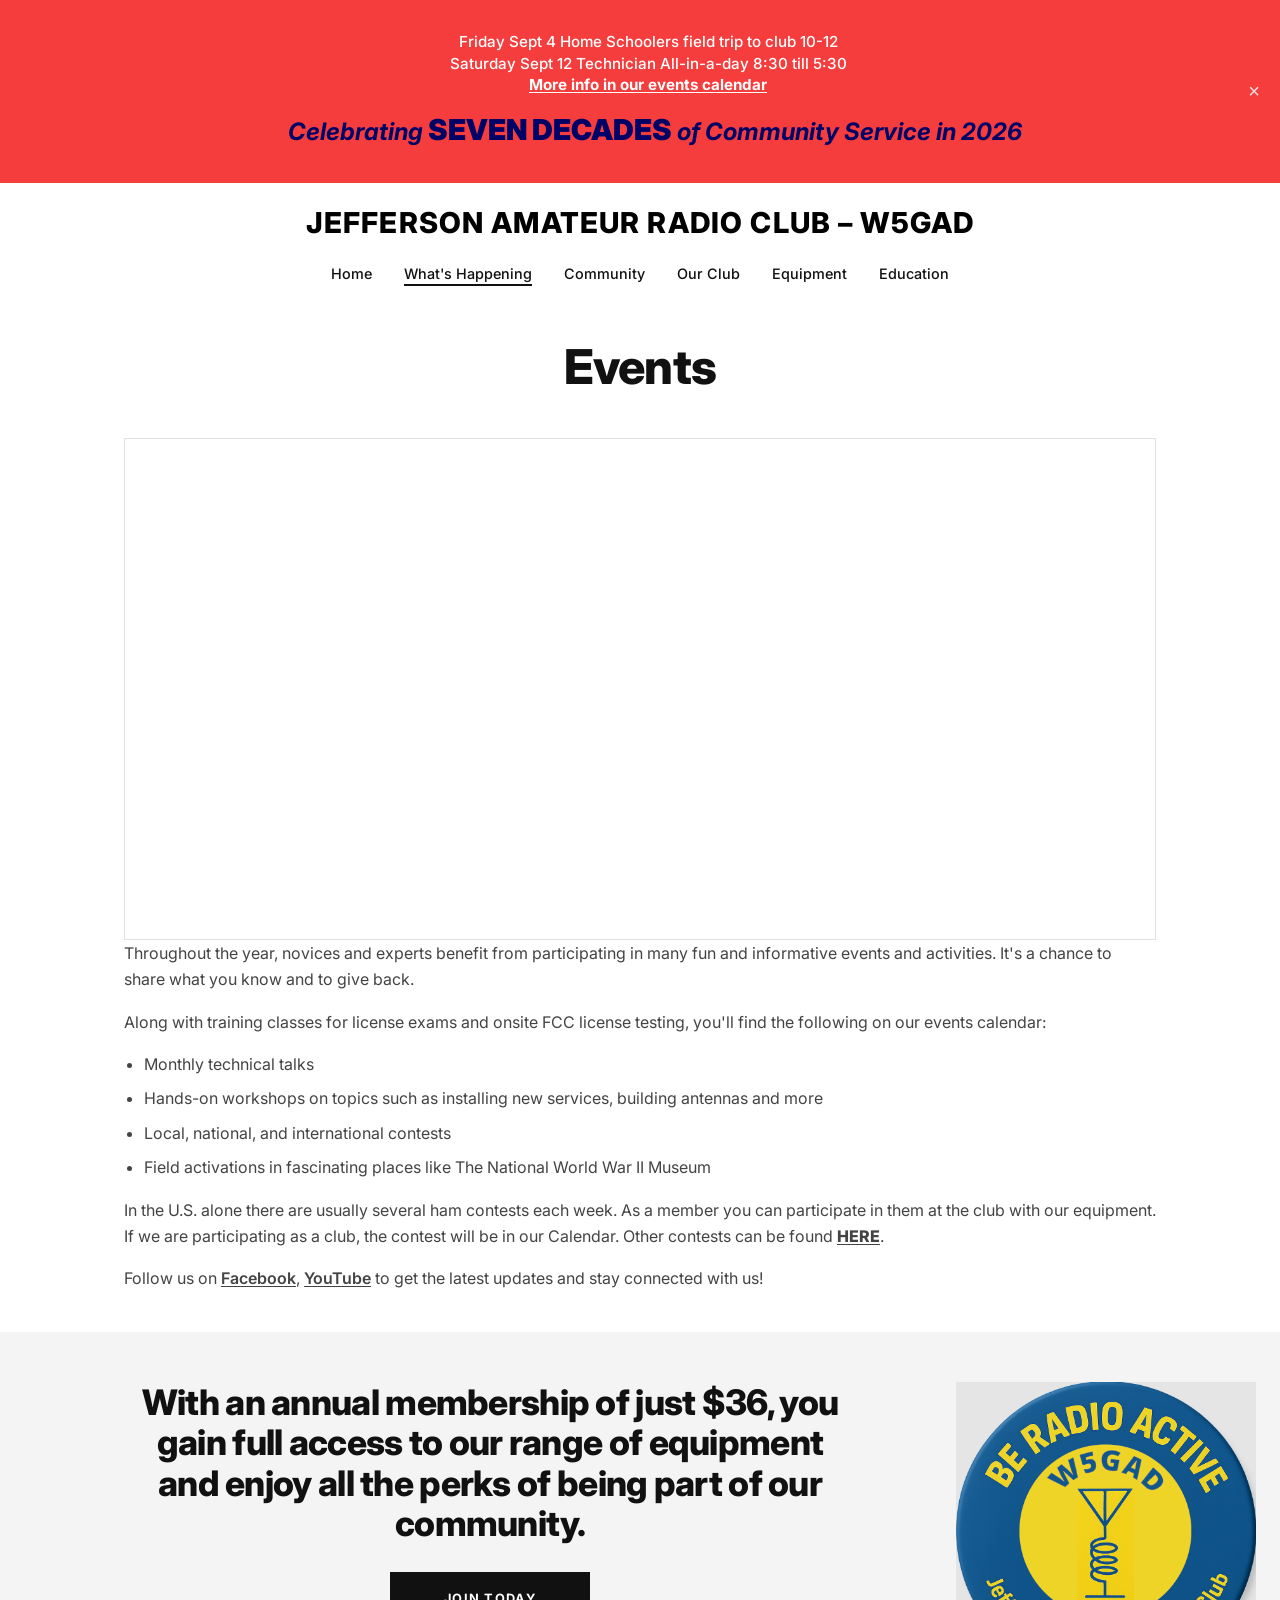
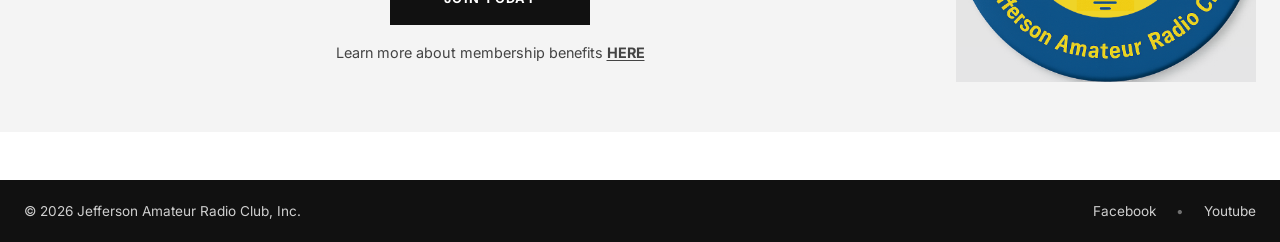
<file: whatshappening.html>
<!DOCTYPE html>
<html lang="en">
<head>
  <meta charset="UTF-8" />
  <meta name="viewport" content="width=device-width, initial-scale=1.0" />
  <title>What's Happening – Jefferson ARC W5GAD</title>
  <link rel="preconnect" href="https://fonts.googleapis.com" />
  <link rel="preconnect" href="https://fonts.gstatic.com" crossorigin />
  <link href="https://fonts.googleapis.com/css2?family=Inter:wght@400;500;600;700;800&display=swap" rel="stylesheet" />
  <link rel="stylesheet" href="css/style.css" />
</head>

<!-- Google tag (gtag.js) -->
<script async src="https://www.googletagmanager.com/gtag/js?id=G-QFPV3Q5XE5"></script>
<script>
  window.dataLayer = window.dataLayer || [];
  function gtag(){dataLayer.push(arguments);}
  gtag('js', new Date());

  gtag('config', 'G-QFPV3Q5XE5');
</script>

<body>

  <!-- Announcement Bar -->
  <div data-include="announcement.html"></div>
  <!-- Site Header -->
  <header id="site-header">
    <div class="header-inner">
      <div class="site-title">Jefferson Amateur Radio Club &ndash; W5GAD</div>
      <nav id="main-nav" aria-label="Main navigation">
        <ul id="nav-links">
          <li><a href="index.html">Home</a></li>
          <li><a href="whatshappening.html">What's Happening</a></li>
          <li><a href="community.html">Community</a></li>
          <li><a href="ourclub.html">Our Club</a></li>
          <li><a href="equipment.html">Equipment</a></li>
          <li><a href="education.html">Education</a></li>
        </ul>
        <button id="nav-toggle" aria-label="Open menu">&#9776;</button>
      </nav>
    </div>
  </header>

  <!-- Mobile Menu Overlay -->
  <nav id="mobile-menu" aria-label="Mobile navigation">
    <button id="mobile-menu-close" aria-label="Close menu">&times;</button>
    <a href="index.html">Home</a>
    <a href="whatshappening.html">What's Happening</a>
    <a href="community.html">Community</a>
    <a href="ourclub.html">Our Club</a>
    <a href="equipment.html">Equipment</a>
    <a href="education.html">Education</a>
  </nav>

  <!-- Main Content -->
  <main>

    <div class="page-hero">
      <h1>Events</h1>
    </div>

    <div class="page-content" style="padding-top: 0;">

      <!-- Mobile: link to Google Calendar instead of iframe -->
      <div class="calendar-mobile-link">
        <p>View our full events calendar on Google Calendar:</p>
        <a
          href="https://calendar.google.com/calendar/embed?src=c_ec2d4689911d5dca56083b7820b013d4f02665963b21dead0c5e2879b4e6c58b%40group.calendar.google.com&ctz=America%2FChicago"
          target="_blank"
          rel="noopener"
          class="btn btn-black"
        >View Events Calendar &rarr;</a>
      </div>

      <!-- Desktop/tablet: Google Calendar iframe + sidebar text -->
      <div class="calendar-layout">

        <div class="calendar-embed-wrapper">

          <iframe src="https://calendar.google.com/calendar/embed?height=600&wkst=1&ctz=America%2FChicago&showTitle=0&src=Y19kYmFmNzNlMDQ2ZGQ3YTY5NWQ4NDJkYzMzNGY4NjUxNjczYWExN2ZiNmFmNWY0MmQwN2RjZWE2MmNiZTcyYzAyQGdyb3VwLmNhbGVuZGFyLmdvb2dsZS5jb20&src=Y19lYzJkNDY4OTkxMWQ1ZGNhNTYwODNiNzgyMGIwMTNkNGYwMjY2NTk2M2IyMWRlYWQwYzVlMjg3OWI0ZTZjNThiQGdyb3VwLmNhbGVuZGFyLmdvb2dsZS5jb20&src=Y19lNGEyZGU2M2EwNjFiYzhhNjM4YTM0MjA1OWMyMWY5Yzg0MjJhZmJhYmFhM2Q4OWNmNzk5YWVmMzM0YjhhYzdjQGdyb3VwLmNhbGVuZGFyLmdvb2dsZS5jb20&color=%234285f4&color=%23f4511e&color=%23e4c441" style="border-width:0" width="800" height="600" frameborder="0" scrolling="no"></iframe>
        </div>

        <div class="events-sidebar">
          <p>
            Throughout the year, novices and experts benefit from participating in
            many fun and informative events and activities. It's a chance to share
            what you know and to give back.
          </p>
          <p>
            Along with training classes for license exams and onsite FCC license
            testing, you'll find the following on our events calendar:
          </p>
          <ul>
            <li>Monthly technical talks</li>
            <li>Hands-on workshops on topics such as installing new services, building antennas and more</li>
            <li>Local, national, and international contests</li>
            <li>Field activations in fascinating places like The National World War II Museum</li>
          </ul>
          <p>
            In the U.S. alone there are usually several ham contests each week.
            As a member you can participate in them at the club with our equipment.
            If we are participating as a club, the contest will be in our Calendar.
            Other contests can be found <a href="https://www.contestcalendar.com/weeklycont.php" class="link-here">HERE</a>.
          </p>
          <p>
            Follow us on
            <a href="https://facebook.com/w5gad" class="text-link" target="_blank" rel="noopener">Facebook</a>,
            <a href="https://youtube.com/@jeffersonamateurradioclub6776?si=th5Szod8JrqgGlU4" class="text-link" target="_blank" rel="noopener">YouTube</a>
            to get the latest updates and stay connected with us!
          </p>
        </div>

      </div><!-- /.calendar-layout -->

    </div><!-- /.page-content -->

    <!-- Membership CTA -->
    
    <div data-include="join.html"></div> 

  </main>

  <!-- Footer -->
  
  <div data-include="footer.html"></div> 

  <script src="js/main.js"></script>
</body>
</html>
</file>
<file: css/style.css>
/* ============================================================
   JEFFERSON ARC – W5GAD  |  style.css
   ============================================================ */

/* ------------------------------------------------------------
   CSS Custom Properties
   ------------------------------------------------------------ */
:root {
  --red:        #f53d3d;
  --black:      #111111;
  --white:      #ffffff;
  --gray-light: #f4f4f4;
  --gray-mid:   #e0e0e0;
  --gray-text:  #444444;

  --font-body:  'Inter', sans-serif;

  --max-width:  1080px;
  --nav-height: 80px;

  --transition: 0.2s ease;
}
/* ------------------------------------------------------------
   Reset & Base
   ------------------------------------------------------------ */
*, *::before, *::after {
  box-sizing: border-box;
  margin: 0;
  padding: 0;
}
html {
  scroll-behavior: smooth;
}
body {
  font-family: var(--font-body);
  font-size: 16px;
  line-height: 1.65;
  color: var(--black);
  background: var(--white);
}
img {
  display: block;
  max-width: 100%;
  height: auto;
}
a {
  color: inherit;
  text-decoration: none;
}
ul {
  list-style: none;
}
/* ------------------------------------------------------------
   Typography
   ------------------------------------------------------------ */

/* H1/H2 use the heavier weight that mirrors "Inter deprecated" display usage */
h1, h2 {
  font-family: var(--font-body);
  font-weight: 800;
  line-height: 1.15;
  letter-spacing: -0.02em;
}
h3, h4, h5, h6 {
  font-family: var(--font-body);
  font-weight: 700;
  line-height: 1.2;
}
h1 { font-size: clamp(2rem, 5vw, 3rem); }h2 { font-size: clamp(1.6rem, 4vw, 2.4rem); }h3 { font-size: clamp(1.1rem, 2.5vw, 1.4rem); }
p {
  margin-bottom: 1em;
  color: var(--gray-text);
}
p:last-child { margin-bottom: 0; }
/* ------------------------------------------------------------
   Announcement Bar
   ------------------------------------------------------------ */
#announcement-bar {
  background: var(--red);
  color: var(--white);
  text-align: center;
  padding: 10px 25px;
  font-size: 0.95rem;
  font-weight: 500;
  position: relative;
  line-height: 1.4;
}
#announcement-bar a {
  color: var(--white);
  font-weight: 700;
  text-decoration: underline;
  text-underline-offset: 2px;
}
#announcement-bar.hidden {
  display: none;
}
#bar-close {
  position: absolute;
  right: 14px;
  top: 50%;
  transform: translateY(-50%);
  background: none;
  border: none;
  color: var(--white);
  font-size: 1.25rem;
  line-height: 1;
  cursor: pointer;
  padding: 4px 6px;
  opacity: 0.85;
}

#bar-close:hover { opacity: 1; }
/* ------------------------------------------------------------
   Site Header & Navigation
   ------------------------------------------------------------ */
#site-header {
  background: var(--white);
  position: sticky;
  top: 0;
  z-index: 100;
}
.header-inner {
  max-width: var(--max-width);
  margin: 0 auto;
  padding: 0 24px;
  display: flex;
  flex-direction: column;
  align-items: center;
}
.site-title {
  font-size: 1.8rem;
  font-weight: 800;
  letter-spacing: 0.04em;
  text-transform: uppercase;
  padding: 16px 0 4px;
  text-align: center;
  color:black;
}
/* Desktop nav */
#main-nav {
  width: 100%;
}
#nav-links {
  display: flex;
  justify-content: center;
  gap: 32px;
  padding: 10px 0 12px;
}
#nav-links a {
  font-size: 0.9rem;
  font-weight: 500;
  color: var(--black);
  text-decoration: none;
  padding-bottom: 2px;
  border-bottom: 2px solid transparent;
  transition: border-color var(--transition);
}
#nav-links a:hover {
  border-color: var(--black);
}
#nav-links a.active {
  border-bottom: 2px solid var(--black);
}
/* Hamburger (mobile only) */
#nav-toggle {
  display: none;
  background: none;
  border: none;
  cursor: pointer;
  padding: 8px 0 12px;
  font-size: 1.5rem;
  line-height: 1;
  align-self: center;
}
/* Mobile nav overlay */
#mobile-menu {
  display: none;
  position: fixed;
  inset: 0;
  background: var(--white);
  z-index: 200;
  flex-direction: column;
  align-items: center;
  justify-content: flex-start;
  padding-top: 80px;
  gap: 0;
}
#mobile-menu.open {
  display: flex;
}
#mobile-menu-close {
  position: absolute;
  top: 20px;
  left: 50%;
  transform: translateX(-50%);
  background: none;
  border: none;
  font-size: 1.6rem;
  cursor: pointer;
  color: var(--black);
}
#mobile-menu a {
  font-size: 1.15rem;
  font-weight: 500;
  padding: 18px 0;
  width: 100%;
  text-align: center;
  border-bottom: 1px solid var(--gray-mid);
  text-decoration: none;
  color: var(--black);
}
#mobile-menu a.active {
  text-decoration: underline;
  text-underline-offset: 3px;
}
/* ------------------------------------------------------------
   Page Wrapper
   ------------------------------------------------------------ */
.page-content {
  max-width: var(--max-width);
  margin: 0 auto;
  padding: 20px 24px 0px;
}
/* Full-bleed sections (no max-width constraint) */
.full-bleed {
  max-width: var(--max-width);
  margin: 0 auto;
}
/* ------------------------------------------------------------
   Buttons
   ------------------------------------------------------------ */
.btn {
  display: inline-block;
  padding: 16px 24px;
  font-family: var(--font-body);
  font-size: 0.8rem;
  font-weight: 700;
  letter-spacing: 0.1em;
  text-transform: uppercase;
  text-align: center;
  cursor: pointer;
  border: none;
  text-decoration: none;
  transition: opacity var(--transition);
}
.btn:hover { opacity: 0.85; }
.btn-black {
  background: var(--black);
  color: var(--white);
}
.btn-block {
  display: block;
  width: 100%;
}
/* Button grid (2-up, 3-up) */
.btn-grid {
  display: grid;
  gap: 4px;
  margin-top: 24px;
}
.btn-grid-2 { grid-template-columns: 1fr 1fr; }
.btn-grid-3 { grid-template-columns: 1fr 1fr 1fr; }
.btn-grid-4 { grid-template-columns: 1fr 1fr; }
/* ------------------------------------------------------------
   Page Hero / Intro
   ------------------------------------------------------------ */
.page-hero {
  text-align: center;
  padding: 40px 24px 32px;
  max-width: var(--max-width);
  margin: 0 auto;
}
.page-hero h1 {
  margin-bottom: 12px;
}
.page-hero p {
  font-size: 1rem;
  color: var(--gray-text);
  max-width: 600px;
  margin: 0 auto;
}
.celebrate {
  font-size: 1.5rem;
  font-weight:bold;
  font-style: italic;
  color: #000066;
  margin-top: -40px;
  margin-bottom: -75px;
}
.seven {
  font-size: 1.8rem;
  font-weight:bolder;
  font-style: normal;
}
/* ------------------------------------------------------------
   Two-Column Content Grid (image + text)
   ------------------------------------------------------------ */
.content-split {
  display: grid;
  grid-template-columns: 1fr 1fr;
  gap: 40px;
  align-items: start;
  margin-bottom: 48px;
}
.content-split img {
  width: 100%;
  height: 260px;
  object-fit: cover;
}
/* ------------------------------------------------------------
   Card Grid (education page: 2-up sections)
   ------------------------------------------------------------ */
.card-grid {
  display: grid;
  grid-template-columns: 1fr 1fr;
  gap: 40px;
  margin-bottom: 48px;
}
.card-grid img {
  width: 100%;
  height: 220px;
  object-fit: cover;
  margin-bottom: 16px;
}
.card-grid h3 {
  margin-bottom: 10px;
}
/* ------------------------------------------------------------
   Photo Carousel
   ------------------------------------------------------------ */
/* Split layout: left=carousel, right=text */
.carousel-split {
  display: flex;
  flex-direction: row;
  gap: 1rem;
  margin-bottom: 0;
}
.carousel-wrapper {
    flex: 50;
    min-height: 300px;
    overflow:hidden;
    position: relative;
  }      
      /* Carousel track */
      .carousel-track {
        display: flex;
        transition: transform 0.45s ease;
        height: 100%;
      }      
      .carousel-slide {
        min-width: 100%;
        position: relative;
      }        
      .carousel-slide img {
          width: 100%;
          height: 100%;
          object-fit: contain;
          display: block;
          max-height:400px;
      }      
      /* Carousel controls */
      .carousel-btn {
        position: absolute;
        top: 50%;
        transform: translateY(-50%);
        background: lightgray;
        border: none;
        width: 36px;
        height: 36px;
        border-radius: 50%;
        font-size: 1rem;
        cursor: pointer;
        z-index: 10;
        display: flex;
        align-items: center;
        justify-content: center;
        transition: background var(--transition);
      }        
      .carousel-btn:hover { background: var(--white); }        .carousel-btn.prev { left: 10px; }        .carousel-btn.next { right: 10px; }      /* Dots */
      .carousel-dots {
        position: absolute;
        bottom: 10px;
        left: 50%;
        transform: translateX(-50%);
        display: flex;
        gap: 6px;
      }        
      .carousel-dot {
          width: 8px;
          height: 8px;
          border-radius: 50%;
          background: rgba(243, 50, 50, 0.5);
          border: none;
          cursor: pointer;
          padding: 0;
          transition: background var(--transition);
        }        
        .carousel-dot.active { background: lightgray; 
        }
        .right-side-text {
          flex: 50;
        }
        .carousel-split .hero-image {
          flex: 50;
          min-height: 300px;
          display: flex;
          flex-direction: column;
          justify-content: left;
        }          
              .carousel-split .hero-image img {
                flex:90;
                width: 100%;
                height: 100%;
                object-fit: cover;
                display: block;
              }          .carousel-split .hero-image p {
                flex:10;
                margin-top: 8px;
                font-size: 1.25rem;
                font-weight: 600;
                font-style: italic;
                color: #888;
              }          .hero-caption {
                margin-top: 8px;
                margin-left: 10px;
                font-size: 1.25rem;
                font-weight: 600;
                font-style: italic;
                color: #888;
          }
/* ------------------------------------------------------------
   Home Page – Navigation Tiles
   ------------------------------------------------------------ */
.nav-tiles {
  display: grid;
  grid-template-columns: 1fr 1fr;
  gap: 6px;
  margin: 32px 0;
}
/* Center tile (large featured image) */
.nav-tiles .tile-center {
  grid-row: 1 / 3;
  grid-column: 2 / 3; /* center column of 3-col on desktop */
}
.nav-tile {
  position: relative;
  overflow: hidden;
  min-height: 200px;
  cursor: pointer;
  text-decoration: none;
  display: block;
}
.nav-tile img {
  width: 100%;
  height: 100%;
  object-fit: cover;
  display: block;
  transition: transform 0.35s ease;
}
.nav-tile:hover img {
  transform: scale(1.04);
}
.nav-tile-label {
  position: absolute;
  bottom: 0;
  left: 0;
  padding: 12px 14px;
  background: rgba(0,0,0,0.55);
  color: var(--white);
  font-size: 0.75rem;
  font-weight: 800;
  letter-spacing: 0.12em;
  text-transform: uppercase;
  line-height: 1.3;
}
/* Red corner accent on nav tiles */
.nav-tile::before {
  content: '';
  position: absolute;
  top: 0;
  left: 0;
  width: 8px;
  height: 8px;
  background: var(--red);
  z-index: 2;
}.nav-tile::after {
  content: '';
  position: absolute;
  bottom: 0;
  right: 0;
  width: 8px;
  height: 8px;
  background: var(--red);
  z-index: 2;
}
/* Desktop home: 3-column tile layout */
.nav-tiles-desktop {
  display: grid;
  grid-template-columns: 1fr 2fr 1fr;
  gap: 6px;
  margin: 32px 0;
}
.quick-links {
  display: flex;
  flex-direction: row;
  gap: 6px;
  padding:20px;
}
      .ql-left {
        width: 33;
        width:100%;
      }.ql-center {
        width: 33;
        width:100%;
      }
      .ql-right {
        width: 34;
        width:100%;
      }
      .item {
        border: 1px solid #000 0;
        padding: 1rem;
      }
      .item + .item {
        margin-left: -1px;
      }
      .classic-link{
        color: darkblue;
        text-decoration: underline;
        cursor: pointer;
        font-weight: bold;
        font-size: 1rem;

      }
      .quick-links-wrapper h1 {
        margin-top: 25px;
        font-size: clamp(1.6rem, 3.5vw, 2.2rem);
        text-align: center;
      }
      .quick-links-wrapper p {
        text-align: center;
        font-size: 1.125rem;
        color: #3b3939;
        margin-bottom: 10px;
        font-style: italic;
      }
      .quick-links-wrapper ul {
        list-style-type: none;
      }
      .quick-links-wrapper ul li {
        line-height: 1.25;
      }
      .quick-links-wrapper ul li::marker {
        content: "• ";
        font-size: 2em;
        color: red;
      }
/* ------------------------------------------------------------
   Home Hero Text Block
   ------------------------------------------------------------ */
.home-intro {
  text-align: center;
  padding: 0px 24px;
  max-width: 680px;
  margin: 0 auto;
}
.home-intro h1 {
  margin-bottom: 16px;
}
/* ------------------------------------------------------------
   Accordion
   ------------------------------------------------------------ */
.accordion {
  border-top: 1px solid var(--gray-mid);
  margin: 16px 0;
}
.accordion-item {
  border-bottom: 1px solid var(--gray-mid);
}
.accordion-trigger {
  display: flex;
  align-items: center;
  gap: 12px;
  width: 100%;
  background: none;
  border: none;
  padding: 16px 0;
  font-family: var(--font-body);
  font-size: 1rem;
  font-weight: 600;
  color: var(--black);
  cursor: pointer;
  text-align: left;
}
.accordion-icon {
  font-size: 1.2rem;
  font-weight: 300;
  line-height: 1;
  flex-shrink: 0;
  transition: transform var(--transition);
  color: var(--black);
  min-width: 20px;
  text-align: center;
}
.accordion-item.open .accordion-icon {
  transform: rotate(45deg);
}
.accordion-body {
  display: none;
  padding: 0 0 16px 32px;
  color: var(--gray-text);
  font-size: 0.95rem;
  line-height: 1.65;
}
.accordion-body ul {
  list-style: disc;
  padding-left: 20px;
  margin: 0 0 16px;
}
.accordion-item.open .accordion-body {
  display: block;
}
/* ------------------------------------------------------------
   Membership CTA Section
   ------------------------------------------------------------ */
.membership-cta {
  background: var(--gray-light);
  text-align: center;
  padding: 50px 24px;
  margin-top: 0px;
  margin-bottom: 48px;
  display:flex;
  flex-direction: row;
  flex-wrap: wrap;
}

.membership-cta-left {
  flex: 60;
}

.membership-cta-right {
  flex: 40;
  max-width: 300px;
}
.membership-cta h2 {
  max-width: 700px;
  margin: 0 auto 28px;
  font-size: clamp(1.6rem, 3.5vw, 2.2rem);
}
.membership-cta .btn {
  min-width: 200px;
}
.membership-cta .cta-sub {
  margin-top: 16px;
  font-size: 0.9rem;
  color: var(--gray-text);
}
.membership-cta .cta-sub a {
  font-weight: 700;
  text-decoration: underline;
  text-underline-offset: 2px;
}
/* ------------------------------------------------------------
   What's Happening Page
   ------------------------------------------------------------ */
.calendar-layout {
  grid-template-columns: 2fr 1fr;
  gap: 40px;
  align-items: start;
  margin-bottom: 40px;
}
.calendar-embed-wrapper {
  overflow: auto;
  -webkit-overflow-scrolling: touch;
  border: 1px solid var(--gray-mid);
}
.calendar-embed-wrapper iframe {
  display: block;
  width: 100%;
  min-width: 500px;
  height: 500px;
  border: none;
}
.calendar-mobile-link {
  display: none;
  text-align: center;
  padding: 24px;
  background: var(--gray-light);
  margin-bottom: 32px;
}
.calendar-mobile-link p {
  margin-bottom: 16px;
}
/* What's Happening: event list text */
.events-sidebar ul {
  list-style: disc;
  padding-left: 20px;
  margin: 12px 0 16px;
  color: var(--gray-text);
}
.events-sidebar ul li {
  margin-bottom: 8px;
}
/* ------------------------------------------------------------
   Our Club Page
   ------------------------------------------------------------ */
.club-info-grid {
  display: grid;
  grid-template-columns: 1fr 1fr;
  gap: 40px;
  align-items: start;
  margin-bottom: 40px;
}
/* The left side has the carousel; right side has paragraphs */
/* .club-info-grid .carousel-wrapper {
  min-height: 380px;
} */

.photo-gallery-btn {
  margin-top: 0;
}
/* Membership sections side by side */
.membership-split {
  display: grid;
  grid-template-columns: 1fr 1fr;
  gap: 60px;
  margin: 48px 0;
}
/* ------------------------------------------------------------
   Equipment Page
   ------------------------------------------------------------ */
.equipment-intro {
  display: grid;
  grid-template-columns: 1fr 1fr;
  gap: 40px;
  align-items: start;
  margin-bottom: 32px;
}
.donations-section {
  margin-top: 48px;
  padding-top: 40px;
  border-top: 1px solid var(--gray-mid);
  margin-bottom: 48px;
}
.donations-section h2 {
  font-size: clamp(1.8rem, 4vw, 2.8rem);
  margin-bottom: 16px;
}
/* ------------------------------------------------------------
   Footer
   ------------------------------------------------------------ */
#site-footer {
  background: var(--black);
  color: var(--white);
  padding: 20px 24px;
  display: flex;
  align-items: center;
  justify-content: space-between;
  flex-wrap: wrap;
  gap: 12px;
  font-size: 0.85rem;
}
.footer-copy {
  opacity: 0.8;
}
.footer-social {
  display: flex;
  gap: 20px;
  align-items: center;
}
.footer-social a {
  color: var(--white);
  text-decoration: none;
  opacity: 0.8;
  font-size: 0.85rem;
  transition: opacity var(--transition);
}
.footer-social a:hover { opacity: 1; }
/* X (Twitter) separator dot */
.footer-social span {
  opacity: 0.4;
}
/* ------------------------------------------------------------
   Utility Classes
   ------------------------------------------------------------ */
.text-center { text-align: center; }
.mt-8  { margin-top: 8px; }
.mt-16 { margin-top: 16px; }
.mt-24 { margin-top: 24px; }
.mt-32 { margin-top: 32px; }
.mt-48 { margin-top: 48px; }
.mb-8  { margin-bottom: 8px; }
.mb-16 { margin-bottom: 16px; }
.mb-24 { margin-bottom: 24px; }
.mb-32 { margin-bottom: 32px; }
.mb-48 { margin-bottom: 48px; }
.section-divider {
  border: none;
  border-top: 1px solid var(--gray-mid);
  margin: 48px 0;
}
/* Inline text links (underlined) */
.text-link {
  text-decoration: underline;
  text-underline-offset: 2px;
  font-weight: 600;
}
/* Bold "HERE" style links */
.link-here {
  font-weight: 800;
  text-decoration: underline;
  text-underline-offset: 2px;
}
/* ============================================================
   RESPONSIVE – Tablet  (≤ 768px)
   ============================================================ */
@media (max-width: 768px) {

  /* Nav: hide links, show hamburger */
  #nav-links { display: none; }  
  #nav-toggle { display: flex; }
  .site-title { padding-bottom: 0; 
    color:black;
    line-height: 1;
  }
  /* 2-col grids → 1-col */
  .content-split,
  .card-grid,
  .calendar-layout,
  .club-info-grid,
  .equipment-intro,
  .membership-split,
  .btn-grid-3 {
    grid-template-columns: 1fr;
  }
  /* Home nav tiles: 2 columns */
  .nav-tiles-desktop {
    display: grid;
    grid-template-columns: 1fr 1fr;
    gap: 6px;
  }
  .nav-tiles-desktop .col-side {
    flex-direction: column;
  }
  .nav-tiles-desktop .tile-center {
    grid-column: 1 / -1;
    min-height: 280px;
    order: -1;
  }
  /* Carousel split → stacked */
  /* .carousel-split {
    grid-template-columns: 1fr;
  } */

  /* .carousel-split .carousel-wrapper {
    max-height: 600px;
  } */

  /* .carousel-full .carousel-wrapper {
    max-height: 600px;
  } */

  /* Calendar: hide iframe, show link */
  .calendar-embed-wrapper { display: none; }  
  .calendar-mobile-link { display: block; }  
  .calendar-layout { grid-template-columns: 1fr; }
  .btn-grid-2,
  .btn-grid-4 {
    grid-template-columns: 1fr;
  }
  .membership-cta {
    padding: 40px 20px;
  }
}
/* ============================================================
   RESPONSIVE – Mobile  (≤ 480px)
   ============================================================ */
@media (max-width: 480px) {

  #announcement-bar {
    font-size: 0.85rem;
    padding: 10px 40px;
  }
  .page-content {
    padding: 24px 16px 48px;
  }
  .page-hero {
    padding: 24px 16px 20px;
  }
  .nav-tiles-desktop {
    grid-template-columns: 1fr;
  }
  .nav-tiles-desktop .tile-center {
    min-height: 220px;
  }
  .nav-tiles-desktop .col-side {
    flex-direction: column;
  }
  .nav-tiles-desktop .col-side .nav-tile {
    min-height: 160px;
  }
  .card-grid img,
  .content-split img {
    height: 180px;
  }
  /* .carousel-split .carousel-wrapper {
    min-height: 220px;
  } */

  .btn-grid-2,
  .btn-grid-3,
  .btn-grid-4 {
    grid-template-columns: 1fr;
  }
  #site-footer {
    flex-direction: column;
    text-align: center;
    gap: 8px;
  }
}
.respect-newlines {
  white-space: pre-wrap;
}
</file>
